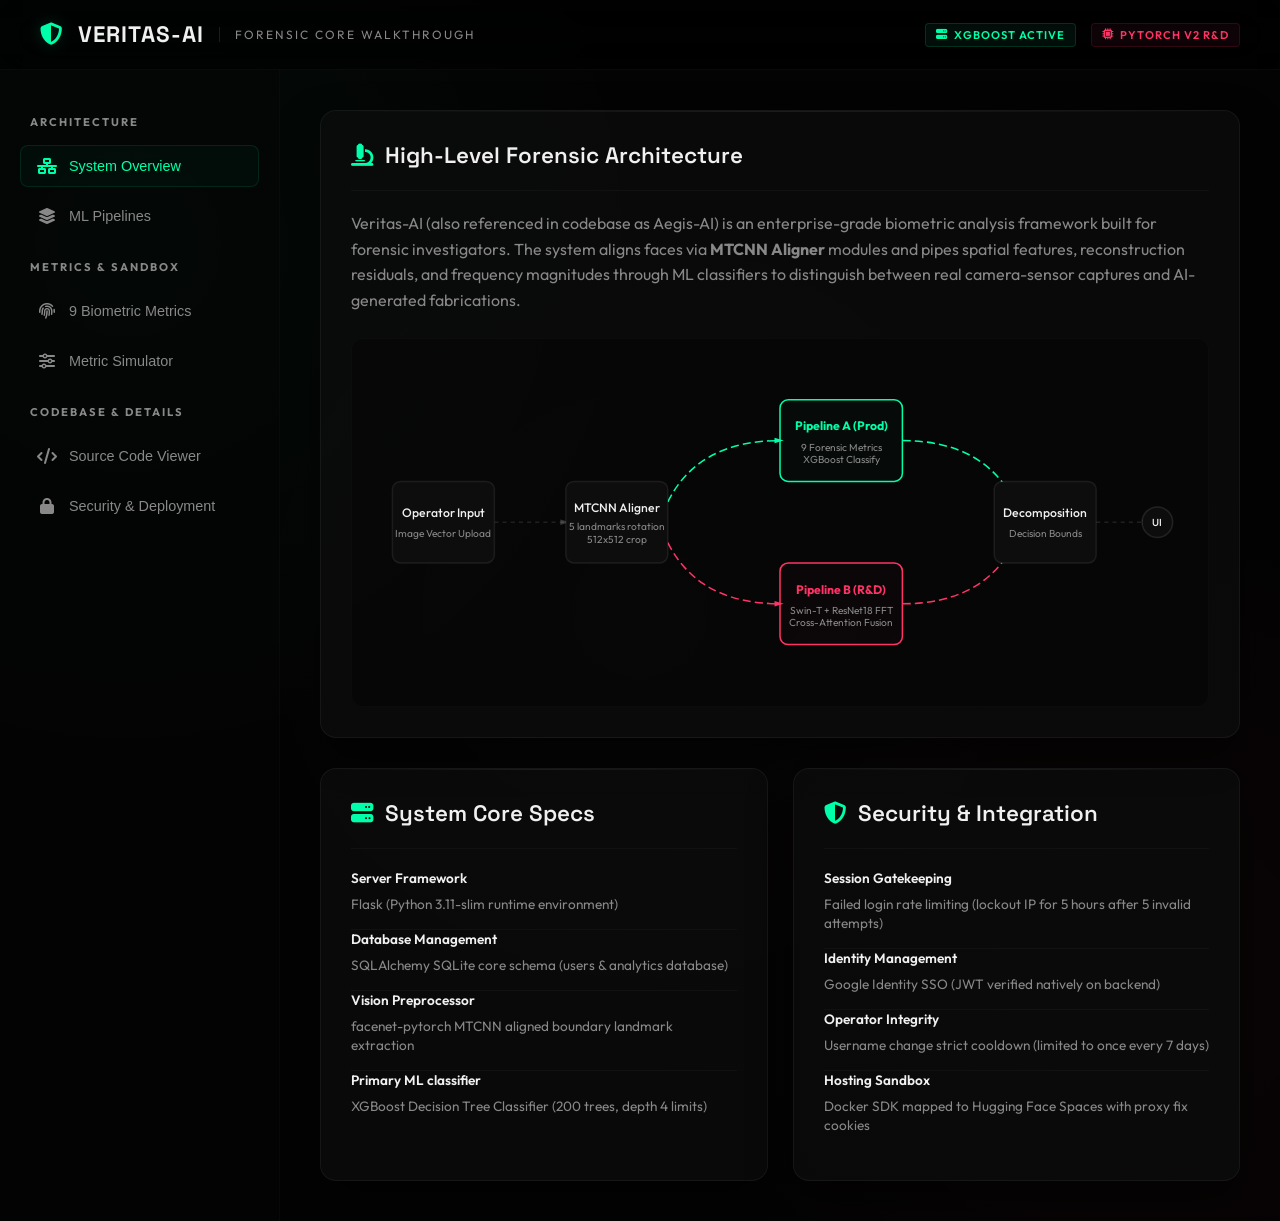
<file: Veritas_AI_Forensics_Review.html>
<!DOCTYPE html>
<html lang="en">
<head>
    <meta charset="UTF-8">
    <meta name="viewport" content="width=device-width, initial-scale=1.0">
    <title>Veritas-AI | Interactive Forensic Core Walkthrough</title>
    
    <!-- Professional Google Fonts -->
    <link href="https://fonts.googleapis.com/css2?family=Outfit:wght@300;400;500;600;700;800&family=Space+Grotesk:wght@400;500;600;700&family=JetBrains+Mono:wght@400;500;700&display=swap" rel="stylesheet">
    
    <!-- FontAwesome Icons -->
    <link rel="stylesheet" href="https://cdnjs.cloudflare.com/ajax/libs/font-awesome/6.4.0/css/all.min.css">
    
    <style>
        :root {
            --bg-dark: #030303;
            --bg-panel: #0a0a0a;
            --bg-glass: rgba(13, 13, 13, 0.75);
            --border-glow: rgba(255, 255, 255, 0.05);
            --border-active: #00ffaa;
            --text-main: #f0f0f0;
            --text-muted: #888888;
            --accent: #00ffaa;
            --accent-glow: rgba(0, 255, 170, 0.2);
            --danger: #ff3366;
            --danger-glow: rgba(255, 51, 102, 0.2);
            --warning: #ffcc00;
            --white-glow: rgba(255, 255, 255, 0.1);
        }

        * {
            box-sizing: border-box;
            margin: 0;
            padding: 0;
        }

        body {
            background-color: var(--bg-dark);
            color: var(--text-main);
            font-family: 'Outfit', sans-serif;
            background-image: 
                radial-gradient(circle at 10% 20%, rgba(0, 255, 170, 0.03), transparent 35%),
                radial-gradient(circle at 90% 80%, rgba(255, 51, 102, 0.03), transparent 35%),
                radial-gradient(circle at 50% 50%, rgba(255, 255, 255, 0.01), transparent 50%);
            min-height: 100vh;
            overflow-x: hidden;
            display: flex;
            flex-direction: column;
        }

        /* Top navigation header */
        header {
            display: flex;
            justify-content: space-between;
            align-items: center;
            padding: 20px 40px;
            border-bottom: 1px solid rgba(255, 255, 255, 0.03);
            background: rgba(0, 0, 0, 0.6);
            backdrop-filter: blur(25px);
            position: sticky;
            top: 0;
            z-index: 100;
        }

        .brand {
            display: flex;
            align-items: center;
            gap: 15px;
            font-family: 'Space Grotesk', sans-serif;
            font-size: 1.4rem;
            font-weight: 700;
            letter-spacing: 1px;
        }

        .brand i {
            color: var(--accent);
            text-shadow: 0 0 15px var(--accent-glow);
            animation: pulse-glow 3s infinite;
        }

        .brand-subtitle {
            font-size: 0.75rem;
            color: var(--text-muted);
            font-family: 'Outfit', sans-serif;
            font-weight: 400;
            text-transform: uppercase;
            letter-spacing: 2px;
            border-left: 1px solid rgba(255,255,255,0.1);
            padding-left: 15px;
        }

        .header-meta {
            display: flex;
            align-items: center;
            gap: 15px;
        }

        .meta-tag {
            background: rgba(0, 255, 170, 0.05);
            border: 1px solid rgba(0, 255, 170, 0.15);
            font-size: 0.7rem;
            padding: 4px 10px;
            border-radius: 4px;
            text-transform: uppercase;
            letter-spacing: 1px;
            color: var(--accent);
            font-weight: 600;
            display: flex;
            align-items: center;
            gap: 6px;
        }

        .meta-tag.red {
            background: rgba(255, 51, 102, 0.05);
            border: 1px solid rgba(255, 51, 102, 0.15);
            color: var(--danger);
        }

        /* Container Layout */
        .container {
            flex: 1;
            display: grid;
            grid-template-columns: 280px 1fr;
            max-width: 1600px;
            width: 100%;
            margin: 0 auto;
            min-height: calc(100vh - 81px);
        }

        /* Sidebar Navigation */
        aside {
            background: rgba(5, 5, 5, 0.5);
            border-right: 1px solid rgba(255, 255, 255, 0.02);
            padding: 30px 20px;
            display: flex;
            flex-direction: column;
            gap: 8px;
        }

        .nav-header {
            font-size: 0.7rem;
            text-transform: uppercase;
            letter-spacing: 2px;
            color: var(--text-muted);
            margin: 15px 0 8px 10px;
            font-weight: 700;
        }

        .nav-btn {
            display: flex;
            align-items: center;
            gap: 12px;
            padding: 12px 16px;
            border-radius: 8px;
            color: var(--text-muted);
            text-decoration: none;
            font-size: 0.9rem;
            font-weight: 500;
            transition: all 0.3s;
            border: 1px solid transparent;
            cursor: pointer;
            background: none;
            text-align: left;
            width: 100%;
        }

        .nav-btn:hover {
            color: #fff;
            background: rgba(255, 255, 255, 0.02);
            border-color: rgba(255, 255, 255, 0.04);
        }

        .nav-btn.active {
            color: var(--accent);
            background: rgba(0, 255, 170, 0.03);
            border-color: rgba(0, 255, 170, 0.1);
            text-shadow: 0 0 10px rgba(0, 255, 170, 0.1);
        }

        .nav-btn i {
            font-size: 1rem;
            width: 20px;
            text-align: center;
        }

        /* Main Content Viewport */
        main {
            padding: 40px;
            overflow-y: auto;
            display: flex;
            flex-direction: column;
            gap: 30px;
        }

        .section-view {
            display: none;
            animation: fadeIn 0.4s ease-out forwards;
        }

        .section-view.active {
            display: flex;
            flex-direction: column;
            gap: 30px;
        }

        /* Reusable Card Components */
        .glass-card {
            background: var(--bg-glass);
            border: 1px solid var(--border-glow);
            border-radius: 16px;
            padding: 30px;
            backdrop-filter: blur(20px);
            box-shadow: 0 20px 40px rgba(0, 0, 0, 0.5);
            position: relative;
            overflow: hidden;
            transition: border-color 0.3s, box-shadow 0.3s;
        }

        .glass-card::before {
            content: '';
            position: absolute;
            top: 0; left: 0; right: 0;
            height: 1px;
            background: linear-gradient(90deg, transparent, rgba(255, 255, 255, 0.08), transparent);
        }

        .glass-card:hover {
            border-color: rgba(255,255,255,0.08);
        }

        .card-header {
            display: flex;
            align-items: center;
            justify-content: space-between;
            border-bottom: 1px solid rgba(255, 255, 255, 0.03);
            padding-bottom: 20px;
            margin-bottom: 20px;
        }

        .card-title {
            font-family: 'Space Grotesk', sans-serif;
            font-size: 1.4rem;
            font-weight: 600;
            display: flex;
            align-items: center;
            gap: 12px;
        }

        .card-title i {
            color: var(--accent);
        }

        /* System Architecture SVG & Flow Diagram */
        .architecture-wrapper {
            width: 100%;
            display: flex;
            justify-content: center;
            background: rgba(0,0,0,0.3);
            border-radius: 12px;
            padding: 20px;
            border: 1px solid rgba(255,255,255,0.02);
        }

        .arch-svg {
            width: 100%;
            max-width: 960px;
            height: auto;
        }

        /* SVG styles */
        .arch-node {
            fill: #0d0d0d;
            stroke: rgba(255,255,255,0.08);
            stroke-width: 1.5;
            transition: all 0.3s;
        }
        .arch-node:hover {
            stroke: var(--accent);
            fill: #121212;
            filter: drop-shadow(0px 0px 8px rgba(0, 255, 170, 0.2));
        }
        .arch-node.active-pipe {
            stroke: var(--accent);
            fill: rgba(0, 255, 170, 0.02);
        }
        .arch-node.v2-pipe {
            stroke: var(--danger);
            fill: rgba(255, 51, 102, 0.02);
        }
        .arch-node.v2-pipe:hover {
            stroke: var(--danger);
            fill: #121212;
            filter: drop-shadow(0px 0px 8px rgba(255, 51, 102, 0.2));
        }
        .arch-text {
            fill: var(--text-main);
            font-family: 'Outfit', sans-serif;
            font-size: 12px;
            font-weight: 500;
            pointer-events: none;
        }
        .arch-subtext {
            fill: var(--text-muted);
            font-family: 'Outfit', sans-serif;
            font-size: 10px;
            pointer-events: none;
        }
        .arch-line {
            fill: none;
            stroke: rgba(255,255,255,0.1);
            stroke-width: 1.5;
            stroke-dasharray: 4,4;
            animation: dash 30s linear infinite;
        }
        .arch-line.active {
            stroke: var(--accent);
            stroke-dasharray: 8,4;
        }
        .arch-line.v2 {
            stroke: var(--danger);
            stroke-dasharray: 8,4;
        }

        @keyframes dash {
            to {
                stroke-dashoffset: -1000;
            }
        }

        /* Pipelines Grid comparison */
        .pipeline-grid {
            display: grid;
            grid-template-columns: repeat(3, 1fr);
            gap: 20px;
        }

        .pipeline-card {
            border: 1px solid rgba(255,255,255,0.03);
            border-radius: 12px;
            padding: 24px;
            background: rgba(255,255,255,0.01);
            display: flex;
            flex-direction: column;
            gap: 15px;
            transition: all 0.3s;
        }

        .pipeline-card.active-prod {
            border-color: rgba(0, 255, 170, 0.15);
            background: linear-gradient(180deg, rgba(0, 255, 170, 0.01), transparent);
        }

        .pipeline-card.active-v2 {
            border-color: rgba(255, 51, 102, 0.15);
            background: linear-gradient(180deg, rgba(255, 51, 102, 0.01), transparent);
        }

        .pipeline-badge {
            align-self: flex-start;
            font-size: 0.65rem;
            font-weight: 700;
            padding: 3px 8px;
            border-radius: 4px;
            text-transform: uppercase;
            letter-spacing: 0.5px;
        }

        .pipeline-badge.green {
            background: rgba(0, 255, 170, 0.1);
            color: var(--accent);
            border: 1px solid rgba(0, 255, 170, 0.2);
        }

        .pipeline-badge.red {
            background: rgba(255, 51, 102, 0.1);
            color: var(--danger);
            border: 1px solid rgba(255, 51, 102, 0.2);
        }

        .pipeline-badge.silver {
            background: rgba(255, 255, 255, 0.05);
            color: var(--text-muted);
            border: 1px solid rgba(255, 255, 255, 0.1);
        }

        .pipeline-title {
            font-family: 'Space Grotesk', sans-serif;
            font-size: 1.25rem;
            font-weight: 600;
        }

        .pipeline-list {
            list-style: none;
            display: flex;
            flex-direction: column;
            gap: 10px;
            font-size: 0.85rem;
        }

        .pipeline-list li {
            display: flex;
            gap: 10px;
            color: var(--text-muted);
        }

        .pipeline-list li i {
            color: var(--text-main);
            margin-top: 3px;
        }

        .pipeline-list li strong {
            color: var(--text-main);
        }

        /* Interactive Forensic Playground */
        .playground-layout {
            display: grid;
            grid-template-columns: 450px 1fr;
            gap: 30px;
        }

        .slider-grid {
            display: flex;
            flex-direction: column;
            gap: 20px;
        }

        .slider-card {
            background: rgba(255,255,255,0.01);
            border: 1px solid rgba(255,255,255,0.03);
            border-radius: 8px;
            padding: 15px;
            display: flex;
            flex-direction: column;
            gap: 8px;
        }

        .slider-meta {
            display: flex;
            justify-content: space-between;
            align-items: center;
        }

        .slider-label {
            font-size: 0.85rem;
            font-weight: 600;
            display: flex;
            align-items: center;
            gap: 8px;
        }

        .slider-value {
            font-family: monospace;
            font-size: 0.85rem;
            color: var(--accent);
            font-weight: 700;
        }

        .slider-control {
            width: 100%;
            height: 4px;
            background: rgba(255,255,255,0.05);
            outline: none;
            border-radius: 2px;
            -webkit-appearance: none;
            appearance: none;
        }

        .slider-control::-webkit-slider-thumb {
            -webkit-appearance: none;
            appearance: none;
            width: 16px;
            height: 16px;
            border-radius: 50%;
            background: var(--accent);
            cursor: pointer;
            box-shadow: 0 0 10px var(--accent-glow);
            transition: transform 0.1s;
        }

        .slider-control::-webkit-slider-thumb:hover {
            transform: scale(1.2);
        }

        /* Dynamic result screen in sandbox */
        .sandbox-display {
            background: rgba(0, 0, 0, 0.4);
            border: 1px solid rgba(255,255,255,0.03);
            border-radius: 12px;
            padding: 40px;
            display: flex;
            flex-direction: column;
            align-items: center;
            justify-content: center;
            gap: 30px;
            position: sticky;
            top: 100px;
        }

        .ring-container {
            position: relative;
            width: 200px;
            height: 200px;
        }

        .ring-svg {
            transform: rotate(-90deg);
            width: 100%;
            height: 100%;
        }

        .ring-track {
            fill: none;
            stroke: rgba(255, 255, 255, 0.02);
            stroke-width: 12;
        }

        .ring-fill {
            fill: none;
            stroke: var(--accent);
            stroke-width: 12;
            stroke-linecap: round;
            stroke-dasharray: 565;
            stroke-dashoffset: 565;
            transition: stroke-dashoffset 0.5s ease-out, stroke 0.5s;
        }

        .ring-center {
            position: absolute;
            top: 0; left: 0; width: 100%; height: 100%;
            display: flex;
            flex-direction: column;
            align-items: center;
            justify-content: center;
            font-family: 'Space Grotesk', sans-serif;
        }

        .ring-percent {
            font-size: 2.8rem;
            font-weight: 800;
        }

        .ring-percent span {
            font-size: 1.2rem;
            font-weight: 500;
            color: var(--text-muted);
        }

        .ring-label {
            font-size: 0.7rem;
            text-transform: uppercase;
            letter-spacing: 2px;
            color: var(--text-muted);
            margin-top: -5px;
        }

        .verdict-badge {
            padding: 8px 24px;
            border-radius: 30px;
            font-family: 'Space Grotesk', sans-serif;
            font-weight: 700;
            font-size: 1.1rem;
            letter-spacing: 1px;
            text-transform: uppercase;
            box-shadow: 0 10px 20px rgba(0,0,0,0.3);
            transition: all 0.3s;
        }

        .verdict-badge.real {
            background: rgba(0, 255, 170, 0.1);
            color: var(--accent);
            border: 1px solid rgba(0, 255, 170, 0.2);
            box-shadow: 0 0 20px rgba(0, 255, 170, 0.05);
        }

        .verdict-badge.fake {
            background: rgba(255, 51, 102, 0.1);
            color: var(--danger);
            border: 1px solid rgba(255, 51, 102, 0.2);
            box-shadow: 0 0 20px rgba(255, 51, 102, 0.05);
        }

        /* Code Viewer Section */
        .code-container {
            display: grid;
            grid-template-columns: 320px 1fr;
            gap: 25px;
            background: rgba(0,0,0,0.3);
            border-radius: 12px;
            border: 1px solid rgba(255,255,255,0.02);
            overflow: hidden;
            height: 600px;
        }

        .code-list {
            border-right: 1px solid rgba(255,255,255,0.03);
            padding: 20px;
            overflow-y: auto;
            display: flex;
            flex-direction: column;
            gap: 6px;
            background: rgba(3, 3, 3, 0.2);
        }

        .code-file-btn {
            display: flex;
            align-items: center;
            justify-content: space-between;
            padding: 10px 12px;
            border-radius: 6px;
            color: var(--text-muted);
            text-decoration: none;
            font-size: 0.85rem;
            cursor: pointer;
            transition: all 0.2s;
            border: 1px solid transparent;
            background: none;
            text-align: left;
        }

        .code-file-btn:hover {
            color: #fff;
            background: rgba(255,255,255,0.01);
        }

        .code-file-btn.active {
            color: var(--accent);
            background: rgba(0, 255, 170, 0.02);
            border-color: rgba(0, 255, 170, 0.08);
        }

        .code-view {
            padding: 20px;
            overflow: auto;
            background: #050505;
            font-family: 'JetBrains Mono', monospace;
            font-size: 0.85rem;
            line-height: 1.5;
            color: #d4d4d4;
            white-space: pre;
        }

        /* Metadata & Documentation grids */
        .doc-grid {
            display: grid;
            grid-template-columns: 1fr 1fr;
            gap: 25px;
        }

        .doc-item {
            display: flex;
            flex-direction: column;
            gap: 8px;
            border-bottom: 1px solid rgba(255,255,255,0.03);
            padding-bottom: 15px;
        }

        .doc-item:last-child {
            border-bottom: none;
        }

        .doc-label {
            font-size: 0.85rem;
            font-weight: 600;
            color: var(--text-main);
        }

        .doc-val {
            font-size: 0.85rem;
            color: var(--text-muted);
            line-height: 1.4;
        }

        /* Math and implementation metrics info cards */
        .metrics-catalog {
            display: grid;
            grid-template-columns: repeat(3, 1fr);
            gap: 20px;
        }

        .catalog-card {
            background: rgba(255,255,255,0.01);
            border: 1px solid rgba(255,255,255,0.03);
            border-radius: 12px;
            padding: 20px;
            display: flex;
            flex-direction: column;
            gap: 12px;
            cursor: pointer;
            transition: all 0.3s;
        }

        .catalog-card:hover {
            transform: translateY(-2px);
            border-color: rgba(255,255,255,0.08);
            background: rgba(255,255,255,0.02);
        }

        .catalog-icon {
            font-size: 1.5rem;
            color: var(--accent);
        }

        .catalog-name {
            font-family: 'Space Grotesk', sans-serif;
            font-weight: 600;
            font-size: 1.05rem;
        }

        .catalog-desc {
            font-size: 0.8rem;
            color: var(--text-muted);
            line-height: 1.4;
            flex: 1;
        }

        /* Key Metrics modal details */
        .detail-modal {
            display: none;
            position: fixed;
            top: 0; left: 0; right: 0; bottom: 0;
            background: rgba(0,0,0,0.85);
            backdrop-filter: blur(15px);
            z-index: 200;
            align-items: center;
            justify-content: center;
            padding: 20px;
        }

        .detail-content {
            background: var(--bg-panel);
            border: 1px solid rgba(255, 255, 255, 0.05);
            max-width: 700px;
            width: 100%;
            border-radius: 16px;
            padding: 35px;
            box-shadow: 0 30px 60px rgba(0,0,0,0.8);
            display: flex;
            flex-direction: column;
            gap: 20px;
            position: relative;
            animation: modalSlide 0.3s cubic-bezier(0.1, 0.8, 0.2, 1);
        }

        .btn-modal-close {
            position: absolute;
            top: 25px; right: 25px;
            background: none;
            border: none;
            color: var(--text-muted);
            font-size: 1.5rem;
            cursor: pointer;
            transition: color 0.2s;
        }

        .btn-modal-close:hover {
            color: #fff;
        }

        .modal-formula {
            background: rgba(255, 255, 255, 0.02);
            border: 1px solid rgba(255, 255, 255, 0.04);
            border-radius: 8px;
            padding: 15px;
            font-family: 'JetBrains Mono', monospace;
            font-size: 0.85rem;
            color: var(--accent);
            text-align: center;
        }

        /* CSS code highlights styling */
        .keyword { color: #569cd6; }
        .function { color: #dcdcaa; }
        .string { color: #ce9178; }
        .comment { color: #6a9955; }
        .number { color: #b5cea8; }

        /* Animations */
        @keyframes fadeIn {
            from { opacity: 0; transform: translateY(10px); }
            to { opacity: 1; transform: translateY(0); }
        }

        @keyframes modalSlide {
            from { opacity: 0; transform: translateY(30px) scale(0.98); }
            to { opacity: 1; transform: translateY(0) scale(1); }
        }

        @keyframes pulse-glow {
            0% { text-shadow: 0 0 10px rgba(0, 255, 170, 0.2); }
            50% { text-shadow: 0 0 20px rgba(0, 255, 170, 0.5); }
            100% { text-shadow: 0 0 10px rgba(0, 255, 170, 0.2); }
        }

        /* Responsive Layouts */
        @media (max-width: 1100px) {
            .container {
                grid-template-columns: 1fr;
            }
            aside {
                flex-direction: row;
                overflow-x: auto;
                padding: 15px;
                border-right: none;
                border-bottom: 1px solid rgba(255,255,255,0.02);
            }
            .nav-header {
                display: none;
            }
            .nav-btn {
                white-space: nowrap;
                padding: 10px 15px;
            }
            .playground-layout {
                grid-template-columns: 1fr;
            }
            .pipeline-grid {
                grid-template-columns: 1fr;
            }
            .metrics-catalog {
                grid-template-columns: 1fr;
            }
            .code-container {
                grid-template-columns: 1fr;
                height: auto;
            }
            .code-list {
                border-right: none;
                border-bottom: 1px solid rgba(255,255,255,0.03);
                flex-direction: row;
                overflow-x: auto;
            }
            .code-file-btn {
                white-space: nowrap;
            }
            .code-view {
                max-height: 400px;
            }
        }
    </style>
</head>
<body>

    <header>
        <div class="brand">
            <i class="fa-solid fa-shield-halved"></i>
            VERITAS-AI
            <span class="brand-subtitle">Forensic Core Walkthrough</span>
        </div>
        <div class="header-meta">
            <span class="meta-tag"><i class="fa-solid fa-server"></i> XGBoost Active</span>
            <span class="meta-tag red"><i class="fa-solid fa-microchip"></i> PyTorch V2 R&D</span>
        </div>
    </header>

    <div class="container">
        <!-- Sidebar Navigation Menu -->
        <aside>
            <div class="nav-header">Architecture</div>
            <button class="nav-btn active" onclick="switchTab('system-overview')">
                <i class="fa-solid fa-network-wired"></i> System Overview
            </button>
            <button class="nav-btn" onclick="switchTab('pipelines')">
                <i class="fa-solid fa-layer-group"></i> ML Pipelines
            </button>
            
            <div class="nav-header">Metrics & Sandbox</div>
            <button class="nav-btn" onclick="switchTab('forensic-metrics')">
                <i class="fa-solid fa-fingerprint"></i> 9 Biometric Metrics
            </button>
            <button class="nav-btn" onclick="switchTab('sandbox')">
                <i class="fa-solid fa-sliders"></i> Metric Simulator
            </button>
            
            <div class="nav-header">Codebase & Details</div>
            <button class="nav-btn" onclick="switchTab('code-viewer')">
                <i class="fa-solid fa-code"></i> Source Code Viewer
            </button>
            <button class="nav-btn" onclick="switchTab('security-deployment')">
                <i class="fa-solid fa-lock"></i> Security & Deployment
            </button>
        </aside>

        <!-- Main Content Area -->
        <main>
            
            <!-- SECTION 1: System Overview -->
            <section id="system-overview" class="section-view active">
                <div class="glass-card">
                    <div class="card-header">
                        <div class="card-title">
                            <i class="fa-solid fa-microscope"></i> High-Level Forensic Architecture
                        </div>
                    </div>
                    <p style="color: var(--text-muted); line-height: 1.6; margin-bottom: 25px;">
                        Veritas-AI (also referenced in codebase as Aegis-AI) is an enterprise-grade biometric analysis framework built for forensic investigators. The system aligns faces via <strong>MTCNN Aligner</strong> modules and pipes spatial features, reconstruction residuals, and frequency magnitudes through ML classifiers to distinguish between real camera-sensor captures and AI-generated fabrications.
                    </p>
                    
                    <div class="architecture-wrapper">
                        <!-- Custom Interactive SVG Flow Diagram -->
                        <svg class="arch-svg" viewBox="0 0 800 320" xmlns="http://www.w3.org/2000/svg">
                            <defs>
                                <marker id="arrow" viewBox="0 0 10 10" refX="6" refY="5" markerWidth="6" markerHeight="6" orient="auto-start-reverse">
                                    <path d="M 0 2 L 10 5 L 0 8 z" fill="rgba(255,255,255,0.2)" />
                                </marker>
                                <marker id="arrow-green" viewBox="0 0 10 10" refX="6" refY="5" markerWidth="6" markerHeight="6" orient="auto-start-reverse">
                                    <path d="M 0 2 L 10 5 L 0 8 z" fill="#00ffaa" />
                                </marker>
                                <marker id="arrow-red" viewBox="0 0 10 10" refX="6" refY="5" markerWidth="6" markerHeight="6" orient="auto-start-reverse">
                                    <path d="M 0 2 L 10 5 L 0 8 z" fill="#ff3366" />
                                </marker>
                            </defs>
                            
                            <!-- Lines & Paths -->
                            <path class="arch-line" d="M 120 160 L 190 160" marker-end="url(#arrow)" />
                            
                            <!-- Aligner to Pipeline A -->
                            <path class="arch-line active" d="M 290 140 Q 320 80 400 80" marker-end="url(#arrow-green)" />
                            <!-- Aligner to Pipeline B -->
                            <path class="arch-line v2" d="M 290 180 Q 320 240 400 240" marker-end="url(#arrow-red)" />
                            
                            <!-- Pipeline A to Decision -->
                            <path class="arch-line active" d="M 520 80 Q 600 80 630 140" marker-end="url(#arrow-green)" />
                            <!-- Pipeline B to Decision -->
                            <path class="arch-line v2" d="M 520 240 Q 600 240 630 180" marker-end="url(#arrow-red)" />
                            
                            <!-- Decision to Output -->
                            <path class="arch-line" d="M 710 160 L 760 160" marker-end="url(#arrow)" />
                            
                            <!-- Nodes -->
                            <!-- User Upload -->
                            <rect class="arch-node" x="20" y="120" width="100" height="80" rx="8" />
                            <text class="arch-text" x="70" y="155" text-anchor="middle">Operator Input</text>
                            <text class="arch-subtext" x="70" y="175" text-anchor="middle">Image Vector Upload</text>
                            
                            <!-- MTCNN Aligner -->
                            <rect class="arch-node" x="190" y="120" width="100" height="80" rx="8" />
                            <text class="arch-text" x="240" y="150" text-anchor="middle">MTCNN Aligner</text>
                            <text class="arch-subtext" x="240" y="168" text-anchor="middle">5 landmarks rotation</text>
                            <text class="arch-subtext" x="240" y="180" text-anchor="middle">512x512 crop</text>
                            
                            <!-- Pipeline A: XGBoost Production -->
                            <rect class="arch-node active-pipe" x="400" y="40" width="120" height="80" rx="8" />
                            <text class="arch-text" x="460" y="70" text-anchor="middle" style="fill:#00ffaa; font-weight:700;">Pipeline A (Prod)</text>
                            <text class="arch-subtext" x="460" y="90" text-anchor="middle">9 Forensic Metrics</text>
                            <text class="arch-subtext" x="460" y="102" text-anchor="middle">XGBoost Classify</text>
                            
                            <!-- Pipeline B: R&D PyTorch Cross Attention -->
                            <rect class="arch-node v2-pipe" x="400" y="200" width="120" height="80" rx="8" />
                            <text class="arch-text" x="460" y="230" text-anchor="middle" style="fill:#ff3366; font-weight:700;">Pipeline B (R&D)</text>
                            <text class="arch-subtext" x="460" y="250" text-anchor="middle">Swin-T + ResNet18 FFT</text>
                            <text class="arch-subtext" x="460" y="262" text-anchor="middle">Cross-Attention Fusion</text>
                            
                            <!-- Decision fusion head -->
                            <rect class="arch-node" x="610" y="120" width="100" height="80" rx="8" />
                            <text class="arch-text" x="660" y="155" text-anchor="middle">Decomposition</text>
                            <text class="arch-subtext" x="660" y="175" text-anchor="middle">Decision Bounds</text>
                            
                            <!-- Final Output -->
                            <circle cx="770" cy="160" r="15" fill="#0d0d0d" stroke="rgba(255,255,255,0.1)" stroke-width="1.5" />
                            <text class="arch-text" x="770" y="164" text-anchor="middle" style="font-size:10px;">UI</text>
                        </svg>
                    </div>
                </div>

                <!-- Technology Specs Grid -->
                <div class="doc-grid">
                    <div class="glass-card">
                        <div class="card-header">
                            <div class="card-title"><i class="fa-solid fa-server"></i> System Core Specs</div>
                        </div>
                        <div class="doc-item">
                            <div class="doc-label">Server Framework</div>
                            <div class="doc-val">Flask (Python 3.11-slim runtime environment)</div>
                        </div>
                        <div class="doc-item">
                            <div class="doc-label">Database Management</div>
                            <div class="doc-val">SQLAlchemy SQLite core schema (users & analytics database)</div>
                        </div>
                        <div class="doc-item">
                            <div class="doc-label">Vision Preprocessor</div>
                            <div class="doc-val">facenet-pytorch MTCNN aligned boundary landmark extraction</div>
                        </div>
                        <div class="doc-item">
                            <div class="doc-label">Primary ML classifier</div>
                            <div class="doc-val">XGBoost Decision Tree Classifier (200 trees, depth 4 limits)</div>
                        </div>
                    </div>
                    <div class="glass-card">
                        <div class="card-header">
                            <div class="card-title"><i class="fa-solid fa-shield-halved"></i> Security & Integration</div>
                        </div>
                        <div class="doc-item">
                            <div class="doc-label">Session Gatekeeping</div>
                            <div class="doc-val">Failed login rate limiting (lockout IP for 5 hours after 5 invalid attempts)</div>
                        </div>
                        <div class="doc-item">
                            <div class="doc-label">Identity Management</div>
                            <div class="doc-val">Google Identity SSO (JWT verified natively on backend)</div>
                        </div>
                        <div class="doc-item">
                            <div class="doc-label">Operator Integrity</div>
                            <div class="doc-val">Username change strict cooldown (limited to once every 7 days)</div>
                        </div>
                        <div class="doc-item">
                            <div class="doc-label">Hosting Sandbox</div>
                            <div class="doc-val">Docker SDK mapped to Hugging Face Spaces with proxy fix cookies</div>
                        </div>
                    </div>
                </div>
            </section>
            
            <!-- SECTION 2: Pipelines comparative breakdown -->
            <section id="pipelines" class="section-view">
                <div class="glass-card">
                    <div class="card-header">
                        <div class="card-title"><i class="fa-solid fa-sliders"></i> Pipeline Architectures Comparison</div>
                    </div>
                    <p style="color: var(--text-muted); line-height: 1.6; margin-bottom: 25px;">
                        The Veritas-AI system separates logic into three distinct pipelines to handle production inference speed constraints, legacy weighting checks, and deep learning research models:
                    </p>
                    
                    <div class="pipeline-grid">
                        
                        <!-- Pipeline A -->
                        <div class="pipeline-card active-prod">
                            <span class="pipeline-badge green">Active Production</span>
                            <div class="pipeline-title">Pipeline A: XGBoost</div>
                            <ul class="pipeline-list">
                                <li>
                                    <i class="fa-solid fa-check"></i>
                                    <div><strong>Philosophy:</strong> Optimized real-time inference without running heavy neural networks on every request.</div>
                                </li>
                                <li>
                                    <i class="fa-solid fa-check"></i>
                                    <div><strong>Model Structure:</strong> 9 Scalar biometric metrics are derived from the crop and classification is handled by gradient-boosted decision trees.</div>
                                </li>
                                <li>
                                    <i class="fa-solid fa-check"></i>
                                    <div><strong>Model Files:</strong> <code>fusion_engine_best.json</code> (Trees) and <code>scaler.json</code> (Standardizer).</div>
                                </li>
                                <li>
                                    <i class="fa-solid fa-check"></i>
                                    <div><strong>Latency:</strong> Fast (&lt; 150ms post face detection).</div>
                                </li>
                            </ul>
                        </div>
                        
                        <!-- Pipeline B -->
                        <div class="pipeline-card active-v2">
                            <span class="pipeline-badge red">R&D Deep Neural</span>
                            <div class="pipeline-title">Pipeline B: V2 Multi-Modal</div>
                            <ul class="pipeline-list">
                                <li>
                                    <i class="fa-solid fa-check"></i>
                                    <div><strong>Philosophy:</strong> Heavy neural transformer model mapping multiple domains.</div>
                                </li>
                                <li>
                                    <i class="fa-solid fa-check"></i>
                                    <div><strong>Structural Pillars:</strong> Spatial (Swin-T), Frequency (ResNet-18 FFT), Latent (Auto-encoder reconstruction error mapping), and Statistical (LBP multi-layer perceptron).</div>
                                </li>
                                <li>
                                    <i class="fa-solid fa-check"></i>
                                    <div><strong>Fusion strategy:</strong> 8-Head Multi-Head Cross-Attention using Spatial features as Query.</div>
                                </li>
                                <li>
                                    <i class="fa-solid fa-check"></i>
                                    <div><strong>Loss Formulation:</strong> Compound Binary Cross Entropy + Supervised Contrastive Loss.</div>
                                </li>
                            </ul>
                        </div>
                        
                        <!-- Pipeline C -->
                        <div class="pipeline-card">
                            <span class="pipeline-badge silver">Legacy Ensemble</span>
                            <div class="pipeline-title">Pipeline C: Heuristic Weight</div>
                            <ul class="pipeline-list">
                                <li>
                                    <i class="fa-solid fa-check"></i>
                                    <div><strong>Philosophy:</strong> Traditional weighted combination of models.</div>
                                </li>
                                <li>
                                    <i class="fa-solid fa-check"></i>
                                    <div><strong>Combination method:</strong> Weighted aggregation across static classifiers: EfficientNet-B3, external APIs, and manual FFT features.</div>
                                </li>
                                <li>
                                    <i class="fa-solid fa-check"></i>
                                    <div><strong>Static weights:</strong> 40% External API, 40% custom classifier model, 10% FFT energy, 10% structural entropy.</div>
                                </li>
                                <li>
                                    <i class="fa-solid fa-check"></i>
                                    <div><strong>Status:</strong> Deprecated in favor of Pipeline A.</div>
                                </li>
                            </ul>
                        </div>
                    </div>
                </div>
            </section>

            <!-- SECTION 3: 9 Forensic Metrics Catalog -->
            <section id="forensic-metrics" class="section-view">
                <div class="glass-card">
                    <div class="card-header">
                        <div class="card-title"><i class="fa-solid fa-fingerprint"></i> Biometric forensic indicators (Production Core)</div>
                    </div>
                    <p style="color: var(--text-muted); line-height: 1.6; margin-bottom: 25px;">
                        Pipeline A calculates 9 numeric scores to evaluate different pixel and metadata boundaries. Click on any metric card to review its extraction pipeline logic, mathematical formula, and target synthetic artifacts:
                    </p>
                    
                    <div class="metrics-catalog">
                        <div class="catalog-card" onclick="openDetail('spatial')">
                            <div class="catalog-icon"><i class="fa-solid fa-border-all"></i></div>
                            <div class="catalog-name">1. Spatial Edge Score</div>
                            <div class="catalog-desc">Detects high-frequency anomalies and alignment crop boundary defects.</div>
                        </div>
                        <div class="catalog-card" onclick="openDetail('freq')">
                            <div class="catalog-icon"><i class="fa-solid fa-wave-square"></i></div>
                            <div class="catalog-name">2. FFT Spectrum Energy</div>
                            <div class="catalog-desc">Identifies high-frequency checkerboard grid anomalies typical of GAN generators.</div>
                        </div>
                        <div class="catalog-card" onclick="openDetail('latent')">
                            <div class="catalog-icon"><i class="fa-solid fa-bullseye"></i></div>
                            <div class="catalog-name">3. VAE Latent Residual</div>
                            <div class="catalog-desc">Measures Stable Diffusion manifold reconstruction discrepancies.</div>
                        </div>
                        <div class="catalog-card" onclick="openDetail('stat')">
                            <div class="catalog-icon"><i class="fa-solid fa-dna"></i></div>
                            <div class="catalog-name">4. LBP Texture Metric</div>
                            <div class="catalog-desc">Computes microscopic skin smoothing and micro-realistic anomalies.</div>
                        </div>
                        <div class="catalog-card" onclick="openDetail('entropy')">
                            <div class="catalog-icon"><i class="fa-solid fa-chart-area"></i></div>
                            <div class="catalog-name">5. Shannon Entropy</div>
                            <div class="catalog-desc">Identifies flattened information distributions indicative of AI rendering.</div>
                        </div>
                        <div class="catalog-card" onclick="openDetail('edges')">
                            <div class="catalog-icon"><i class="fa-solid fa-hashtag"></i></div>
                            <div class="catalog-name">6. Canny Edge Density</div>
                            <div class="catalog-desc">Tracks artificial contrast halos and unnatural blending boundaries.</div>
                        </div>
                        <div class="catalog-card" onclick="openDetail('laplacian')">
                            <div class="catalog-icon"><i class="fa-solid fa-image"></i></div>
                            <div class="catalog-name">7. Laplacian Focus Var</div>
                            <div class="catalog-desc">Exposes camera-sensor focus anomalies and unnatural blurring.</div>
                        </div>
                        <div class="catalog-card" onclick="openDetail('kurtosis')">
                            <div class="catalog-icon"><i class="fa-solid fa-palette"></i></div>
                            <div class="catalog-name">8. Color Kurtosis</div>
                            <div class="catalog-desc">Measures unnatural channels shifts and inorganic color distribution patterns.</div>
                        </div>
                        <div class="catalog-card" onclick="openDetail('jpeg')">
                            <div class="catalog-icon"><i class="fa-solid fa-compress"></i></div>
                            <div class="catalog-name">9. JPEG DCT Variance</div>
                            <div class="catalog-desc">Identifies double-compression anomalies from splicing and image manipulation.</div>
                        </div>
                    </div>
                </div>
            </section>

            <!-- SECTION 4: Interactive Metrics Simulator Playground -->
            <section id="sandbox" class="section-view">
                <div class="glass-card">
                    <div class="card-header">
                        <div class="card-title"><i class="fa-solid fa-sliders"></i> Metric Simulation Sandbox</div>
                    </div>
                    <p style="color: var(--text-muted); line-height: 1.6; margin-bottom: 25px;">
                        Adjust the sliders below to simulate metric outputs. The script runs a normalized logistic regression proxy representing the XGBoost decision boundary to update confidence percentages and verdict outputs:
                    </p>
                    
                    <div class="playground-layout">
                        <!-- Sliders column -->
                        <div class="slider-grid">
                            
                            <div class="slider-card">
                                <div class="slider-meta">
                                    <span class="slider-label"><i class="fa-solid fa-border-all"></i> Spatial Edge Crop</span>
                                    <span class="slider-value" id="val-spatial">0.50</span>
                                </div>
                                <input type="range" class="slider-control" id="control-spatial" min="0.1" max="2.0" step="0.05" value="0.5" oninput="updateSimulation()">
                            </div>

                            <div class="slider-card">
                                <div class="slider-meta">
                                    <span class="slider-label"><i class="fa-solid fa-wave-square"></i> FFT Spectrum Energy</span>
                                    <span class="slider-value" id="val-freq">1.2B</span>
                                </div>
                                <input type="range" class="slider-control" id="control-freq" min="100000000" max="5000000000" step="50000000" value="1200000000" oninput="updateSimulation()">
                            </div>

                            <div class="slider-card">
                                <div class="slider-meta">
                                    <span class="slider-label"><i class="fa-solid fa-bullseye"></i> VAE Latent Residual</span>
                                    <span class="slider-value" id="val-latent">0.45</span>
                                </div>
                                <input type="range" class="slider-control" id="control-latent" min="0.05" max="1.5" step="0.02" value="0.45" oninput="updateSimulation()">
                            </div>

                            <div class="slider-card">
                                <div class="slider-meta">
                                    <span class="slider-label"><i class="fa-solid fa-dna"></i> LBP Texture Metric</span>
                                    <span class="slider-value" id="val-stat">0.12</span>
                                </div>
                                <input type="range" class="slider-control" id="control-stat" min="0.01" max="0.25" step="0.005" value="0.12" oninput="updateSimulation()">
                            </div>

                            <div class="slider-card">
                                <div class="slider-meta">
                                    <span class="slider-label"><i class="fa-solid fa-chart-area"></i> Shannon Entropy</span>
                                    <span class="slider-value" id="val-entropy">7.20</span>
                                </div>
                                <input type="range" class="slider-control" id="control-entropy" min="4.0" max="8.0" step="0.05" value="7.2" oninput="updateSimulation()">
                            </div>

                            <div class="slider-card">
                                <div class="slider-meta">
                                    <span class="slider-label"><i class="fa-solid fa-hashtag"></i> Canny Edge Density</span>
                                    <span class="slider-value" id="val-edges">0.18</span>
                                </div>
                                <input type="range" class="slider-control" id="control-edges" min="0.02" max="0.5" step="0.01" value="0.18" oninput="updateSimulation()">
                            </div>

                            <div class="slider-card">
                                <div class="slider-meta">
                                    <span class="slider-label"><i class="fa-solid fa-image"></i> Laplacian Focus Var</span>
                                    <span class="slider-value" id="val-laplacian">8200</span>
                                </div>
                                <input type="range" class="slider-control" id="control-laplacian" min="200" max="20000" step="200" value="8200" oninput="updateSimulation()">
                            </div>

                            <div class="slider-card">
                                <div class="slider-meta">
                                    <span class="slider-label"><i class="fa-solid fa-palette"></i> Color Kurtosis</span>
                                    <span class="slider-value" id="val-kurtosis">0.85</span>
                                </div>
                                <input type="range" class="slider-control" id="control-kurtosis" min="0.05" max="3.0" step="0.05" value="0.85" oninput="updateSimulation()">
                            </div>

                            <div class="slider-card">
                                <div class="slider-meta">
                                    <span class="slider-label"><i class="fa-solid fa-compress"></i> JPEG DCT Variance</span>
                                    <span class="slider-value" id="val-jpeg">1250</span>
                                </div>
                                <input type="range" class="slider-control" id="control-jpeg" min="100" max="4000" step="50" value="1250" oninput="updateSimulation()">
                            </div>
                        </div>

                        <!-- Interactive gauge display column -->
                        <div>
                            <div class="sandbox-display">
                                <div class="ring-container">
                                    <svg class="ring-svg">
                                        <circle class="ring-track" cx="100" cy="100" r="90" />
                                        <circle class="ring-fill" id="sandbox-fill" cx="100" cy="100" r="90" />
                                    </svg>
                                    <div class="ring-center">
                                        <div class="ring-percent" id="sim-percent">50<span>%</span></div>
                                        <div class="ring-label">AI Confidence</div>
                                    </div>
                                </div>

                                <div class="verdict-badge real" id="sim-verdict-badge">Verdict: Organic Core</div>
                                
                                <div style="width: 100%; border-top: 1px solid rgba(255,255,255,0.03); padding-top: 20px;">
                                    <h4 style="font-family: 'Space Grotesk', sans-serif; font-size: 0.95rem; margin-bottom: 8px;">Telemetry Explanation</h4>
                                    <p id="sim-explanation" style="font-size: 0.8rem; color: var(--text-muted); line-height: 1.5; text-align: center;">
                                        All features fall within normal camera-sensor boundaries. The sample behaves as an organic capture.
                                    </p>
                                </div>
                            </div>
                        </div>
                    </div>
                </div>
            </section>

            <!-- SECTION 5: Codebase source viewer -->
            <section id="code-viewer" class="section-view">
                <div class="glass-card">
                    <div class="card-header">
                        <div class="card-title"><i class="fa-solid fa-code"></i> Source Code Library</div>
                    </div>
                    <p style="color: var(--text-muted); line-height: 1.6; margin-bottom: 25px;">
                        Navigate through the critical system components to review raw class declarations, model layers, and configuration properties:
                    </p>
                    
                    <div class="code-container">
                        <div class="code-list">
                            <button class="code-file-btn active" onclick="loadCode('app')">app.py (Main Routing)</button>
                            <button class="code-file-btn" onclick="loadCode('v2')">v2_architecture.py (R&D Model)</button>
                            <button class="code-file-btn" onclick="loadCode('alignment')">alignment.py (MTCNN Aligner)</button>
                            <button class="code-file-btn" onclick="loadCode('latent')">diffusion_latent.py (VAE Loop)</button>
                            <button class="code-file-btn" onclick="loadCode('stat')">statistical_extraction.py (LBP Core)</button>
                            <button class="code-file-btn" onclick="loadCode('docker')">Dockerfile (HF Deploy)</button>
                        </div>
                        <div class="code-view" id="code-display">Select a file from the sidebar list.</div>
                    </div>
                </div>
            </section>

            <!-- SECTION 6: Security & Deployment specs -->
            <section id="security-deployment" class="section-view">
                <div class="glass-card">
                    <div class="card-header">
                        <div class="card-title"><i class="fa-solid fa-lock"></i> Security & Deployment Configuration</div>
                    </div>
                    
                    <div class="doc-grid">
                        <div>
                            <h3 style="font-family: 'Space Grotesk', sans-serif; font-size: 1.15rem; margin-bottom: 15px; display: flex; align-items: center; gap: 8px;">
                                <i class="fa-solid fa-shield-halved" style="color: var(--accent);"></i> Gateway Security Framework
                            </h3>
                            <ul class="pipeline-list" style="font-size: 0.9rem;">
                                <li>
                                    <i class="fa-solid fa-circle-check" style="color: var(--accent);"></i>
                                    <div><strong>Login Lockout Gate:</strong> Limits failed authentication entries. Tracks IPs in-memory; 5 bad attempts will lock out the IP address for 5 hours.</div>
                                </li>
                                <li>
                                    <i class="fa-solid fa-circle-check" style="color: var(--accent);"></i>
                                    <div><strong>SSO Verification:</strong> Google JWT integration checks tokens natively on backend through the <code>google.oauth2.id_token.verify_oauth2_token</code> workflow.</div>
                                </li>
                                <li>
                                    <i class="fa-solid fa-circle-check" style="color: var(--accent);"></i>
                                    <div><strong>Username Cool-down:</strong> Changes are capped at 1 change per 7-day period to prevent active identifier masking.</div>
                                </li>
                                <li>
                                    <i class="fa-solid fa-circle-check" style="color: var(--accent);"></i>
                                    <div><strong>Admin Gatekeeping:</strong> User database views and deletions are restricted strictly to account email address <code>adityajadhav300405@gmail.com</code>.</div>
                                </li>
                            </ul>
                        </div>
                        
                        <div>
                            <h3 style="font-family: 'Space Grotesk', sans-serif; font-size: 1.15rem; margin-bottom: 15px; display: flex; align-items: center; gap: 8px;">
                                <i class="fa-solid fa-cloud-arrow-up" style="color: var(--danger);"></i> Hugging Face Spaces & Docker Mappings
                            </h3>
                            <ul class="pipeline-list" style="font-size: 0.9rem;">
                                <li>
                                    <i class="fa-solid fa-circle-check" style="color: var(--danger);"></i>
                                    <div><strong>ProxyFix Configuration:</strong>Mounter sets <code>ProxyFix(app.wsgi_app, x_for=1, x_proto=1, x_host=1, x_prefix=1)</code> ensuring cookie parameters like <code>Secure=True</code> execute behind HF's SSL proxies.</div>
                                </li>
                                <li>
                                    <i class="fa-solid fa-circle-check" style="color: var(--danger);"></i>
                                    <div><strong>SameSite Cookies:</strong> Handles cross-origin frame cookies. Modifies cookie headers to <code>SameSite=None</code> and <code>Secure=True</code> inside active user contexts.</div>
                                </li>
                                <li>
                                    <i class="fa-solid fa-circle-check" style="color: var(--danger);"></i>
                                    <div><strong>Folder permissions:</strong> Pre-creates directories <code>static/uploads</code> and database storage path <code>instance</code> and runs <code>chmod -R 777</code> to bypass HF variables UID constraints.</div>
                                </li>
                                <li>
                                    <i class="fa-solid fa-circle-check" style="color: var(--danger);"></i>
                                    <div><strong>CPU Core Fallback:</strong> Configures Torch locks (<code>--index-url https://download.pytorch.org/whl/cpu</code>) to bypass standard GPU sandbox limitations on free tiers.</div>
                                </li>
                            </ul>
                        </div>
                    </div>
                </div>
            </section>
        </main>
    </div>

    <!-- Forensic Metric Details Modal -->
    <div class="detail-modal" id="metric-detail-modal">
        <div class="detail-content">
            <button class="btn-modal-close" onclick="closeDetail()"><i class="fa-solid fa-xmark"></i></button>
            <h3 id="modal-title" style="font-family: 'Space Grotesk', sans-serif; font-size: 1.4rem;">Metric Details</h3>
            
            <div class="modal-formula" id="modal-formula">Formula</div>
            
            <div>
                <h4 style="font-size: 0.95rem; margin-bottom: 5px;">Forensic Target</h4>
                <p id="modal-target" style="font-size: 0.85rem; color: var(--text-muted); line-height: 1.5;"></p>
            </div>
            
            <div>
                <h4 style="font-size: 0.95rem; margin-bottom: 5px;">Implementation Execution Code</h4>
                <pre id="modal-code" style="font-family: 'JetBrains Mono', monospace; font-size: 0.8rem; background: rgba(0,0,0,0.3); border-radius: 6px; padding: 15px; color: #d4d4d4; overflow-x: auto; white-space: pre-wrap; max-height: 250px;"></pre>
            </div>
        </div>
    </div>

    <!-- Interactive Script Library -->
    <script>
        // Tab switching logic
        function switchTab(tabId) {
            document.querySelectorAll('.section-view').forEach(view => {
                view.classList.remove('active');
            });
            document.querySelectorAll('.nav-btn').forEach(btn => {
                btn.classList.remove('active');
            });
            
            document.getElementById(tabId).classList.add('active');
            
            // Find button matching tabId action
            const buttons = document.querySelectorAll('.nav-btn');
            buttons.forEach(btn => {
                if (btn.getAttribute('onclick').includes(tabId)) {
                    btn.classList.add('active');
                }
            });
            
            // Trigger sandbox recalculation if tab opened
            if (tabId === 'sandbox') {
                updateSimulation();
            }
        }

        // Metrics Catalog database
        const metricsDb = {
            spatial: {
                title: "1. Spatial Edge Score",
                formula: "spatial_score = mean(|aligned_tensor|)",
                target: "Tracks anomalies in basic pixel contrast, abnormal borders, jawline discontinuity, or facial splicing halos. When images are synthesized or elements are pasted in, high-frequency spatial gradients often leave structural residuals.",
                code: `<span class="comment"># Extract spatial anomaly index directly on aligned tensor</span>\nspatial_score = float(torch.mean(torch.abs(aligned)).item())`
            },
            freq: {
                title: "2. FFT Spectrum Energy",
                formula: "freq_score = Sum( |FFT(Img)_shifted|[outer_25%_margins] )",
                target: "Tracks high-frequency checkboard pattern footprints. Standard generative models (GANs and Diffusion frameworks) use upsampling or deconvolution layers that introduce mathematical grid inconsistencies in the frequency spectrum domain.",
                code: `<span class="comment"># Convert to Grayscale, apply 2D FFT, shift coordinates</span>\ngray = 0.2989*aligned[0] + 0.587*aligned[1] + 0.114*aligned[2]\nfreq_complex = torch.fft.fft2(gray.unsqueeze(0))\nfreq_shifted = torch.fft.fftshift(torch.abs(freq_complex))\nfreq_tensor = torch.log(1 + freq_shifted)\n\n<span class="comment"># Mask coordinates and integrate high frequency bounds energy</span>\nfreq_score = high_freq_energy(freq_tensor)`
            },
            latent: {
                title: "3. VAE Latent Residual",
                formula: "latent_score = mean(|I_input - VAE_decoder(VAE_encoder(I_input))|)",
                target: "Calculates the difference between the input image and its reconstruction via a Tiny Auto-Encoder for Stable Diffusion (TAESD). Because synthetic face images conform closely to VAE manifolds, their reconstruction error is significantly lower than real high-frequency human skin features.",
                code: `<span class="comment"># Encode image crop to latent space, add noise, decode</span>\nlatent_err = error_loop(aligned.unsqueeze(0))\nlatent_score = float(torch.mean(torch.abs(latent_err)).item())`
            },
            stat: {
                title: "4. LBP Texture Metric",
                formula: "stat_score = mean( LBP(Img) )",
                target: "Computes Local Binary Patterns (LBP) to map facial micro-textures. AI-generated images often lack authentic skin pores or organic hair configurations, resulting in smoothed texture outputs compared to genuine photos.",
                code: `<span class="comment"># Extract statistical binary pattern descriptor maps on GPU</span>\nstat_tensor = stat_extractor(aligned.unsqueeze(0)).cpu()\nstat_score = float(torch.mean(stat_tensor).item())`
            },
            entropy: {
                title: "5. Shannon Entropy",
                formula: "entropy = -Sum( p(x) * log2(p(x)) )",
                target: "Calculates Shannon Information Entropy on the face crop to measure pixel complexity. Deepfakes frequently contain smoothed texture surfaces or gradients with low entropy values.",
                code: `<span class="comment"># Calculate Shannon Entropy on Grayscale</span>\ngray = cv2.cvtColor(img_rgb, cv2.COLOR_RGB2GRAY)\nentropy_score = float(shannon_entropy(gray))`
            },
            edges: {
                title: "6. Canny Edge Density",
                formula: "edge_density = Count(Canny_Edges) / Total_Pixels",
                target: "Measures edge density using a Canny filter (thresholds 100, 200). Helps pinpoint artificial outlines, blurring boundaries, or synthetic face integration seams.",
                code: `<span class="comment"># Apply Canny Edge Detector</span>\ngray = cv2.cvtColor(img_rgb, cv2.COLOR_RGB2GRAY)\nedges = cv2.Canny(gray, 100, 200)\nedge_density_score = float(np.sum(edges > 0) / edges.size)`
            },
            laplacian: {
                title: "7. Laplacian Focus Variance",
                formula: "laplacian_variance = Var( Laplacian(Img) )",
                target: "Exposes image blurriness and focal mismatches. Generative images typically present focus inconsistencies across facial features.",
                code: `<span class="comment"># Calculate Laplacian Variance</span>\ngray = cv2.cvtColor(img_rgb, cv2.COLOR_RGB2GRAY)\nlap = cv2.Laplacian(gray, cv2.CV_64F)\nlaplacian_var_score = float(lap.var())`
            },
            kurtosis: {
                title: "8. Color Channel Kurtosis",
                formula: "color_kurtosis = mean( Kurtosis(R) + Kurtosis(G) + Kurtosis(B) )",
                target: "Examines the color distribution kurtosis across RGB channels. Synthetic skin rendering lacks organic color variance, displaying abnormal channel peaks.",
                code: `<span class="comment"># Compute Kurtosis averages across RGB channels</span>\nks = [kurtosis(img_rgb[..., c].ravel()) for c in range(3)]\ncolor_kurtosis_score = float(np.mean(ks))`
            },
            jpeg: {
                title: "9. JPEG DCT Variance",
                formula: "jpeg_consistency = Var( DCT(Img)[mask_low_freq] )",
                target: "Exposes double-compression footprints by computing a 2D discrete cosine transform (DCT), masking out the 8x8 low-frequency components, and analyzing the variance of remaining high frequencies.",
                code: `<span class="comment"># Apply Discrete Cosine Transform on crop and mask out low frequencies</span>\ngray = cv2.cvtColor(img_rgb, cv2.COLOR_RGB2GRAY).astype(np.float32)\ndct_full = cv2.dct(gray)\nmask = np.ones_like(dct_full, dtype=bool)\nmask[:8, :8] = False\njpeg_consistency_score = float(np.var(dct_full[mask]))`
            }
        };

        // Modal triggers
        function openDetail(key) {
            const data = metricsDb[key];
            document.getElementById('modal-title').textContent = data.title;
            document.getElementById('modal-formula').innerHTML = data.formula;
            document.getElementById('modal-target').textContent = data.target;
            document.getElementById('modal-code').innerHTML = data.code;
            
            document.getElementById('metric-detail-modal').style.display = 'flex';
        }

        function closeDetail() {
            document.getElementById('metric-detail-modal').style.display = 'none';
        }

        // Close modal clicking background
        window.onclick = function(e) {
            const m = document.getElementById('metric-detail-modal');
            if (e.target === m) {
                closeDetail();
            }
        }

        // Sandbox simulator calculation logic
        function updateSimulation() {
            // Read inputs
            const spatial = parseFloat(document.getElementById('control-spatial').value);
            const freq = parseFloat(document.getElementById('control-freq').value);
            const latent = parseFloat(document.getElementById('control-latent').value);
            const stat = parseFloat(document.getElementById('control-stat').value);
            const entropy = parseFloat(document.getElementById('control-entropy').value);
            const edges = parseFloat(document.getElementById('control-edges').value);
            const laplacian = parseFloat(document.getElementById('control-laplacian').value);
            const kurtosisVal = parseFloat(document.getElementById('control-kurtosis').value);
            const jpeg = parseFloat(document.getElementById('control-jpeg').value);

            // Update UI Labels
            document.getElementById('val-spatial').textContent = spatial.toFixed(2);
            document.getElementById('val-freq').textContent = (freq / 1000000000).toFixed(2) + 'B';
            document.getElementById('val-latent').textContent = latent.toFixed(2);
            document.getElementById('val-stat').textContent = stat.toFixed(3);
            document.getElementById('val-entropy').textContent = entropy.toFixed(2);
            document.getElementById('val-edges').textContent = edges.toFixed(2);
            document.getElementById('val-laplacian').textContent = Math.round(laplacian);
            document.getElementById('val-kurtosis').textContent = kurtosisVal.toFixed(2);
            document.getElementById('val-jpeg').textContent = Math.round(jpeg);

            // Run mock classification (weights approximate forensic manifold statistics)
            // Normalizations:
            // spatial: 0.1 to 2.0 (mean ~ 0.8) -> + positive weight
            // freq: 100M to 5B (mean ~ 1.5B) -> + positive weight
            // latent: 0.05 to 1.5 (mean ~ 0.4) -> - negative weight (synthetics reconstruct VAE with low error)
            // stat: 0.01 to 0.25 (mean ~ 0.1) -> - negative weight (smooth texture is synthetic, real has high local LBP variation)
            // entropy: 4.0 to 8.0 (mean ~ 7.5) -> - negative weight (synthetic is smoother, lower entropy)
            // edges: 0.02 to 0.5 (mean ~ 0.15) -> + positive weight (contrasts, seams)
            // laplacian: 200 to 20000 (mean ~ 8000) -> - negative weight (blurry/smoothed synthetic lacks camera focal variance)
            // kurtosisVal: 0.05 to 3.0 (mean ~ 1.0) -> + positive weight
            // jpeg: 100 to 4000 (mean ~ 1500) -> + positive weight (compression anomalies)

            let score = 0;
            
            // Linear combination calculations
            score += ((spatial - 0.8) / 0.5) * 1.5;
            score += ((freq - 1500000000) / 1000000000) * 2.2;
            score -= ((latent - 0.4) / 0.3) * 3.0; // VAE error is a very strong feature
            score -= ((stat - 0.12) / 0.05) * 1.8;
            score -= ((entropy - 7.4) / 0.8) * 1.5;
            score += ((edges - 0.16) / 0.1) * 1.2;
            score -= ((laplacian - 8000) / 4000) * 1.6;
            score += ((kurtosisVal - 1.0) / 0.6) * 1.0;
            score += ((jpeg - 1500) / 1000) * 1.4;

            // Shift intercept bias to represent dataset balance
            score += 0.2;

            // Run sigmoid function
            const probability = 1 / (1 + Math.exp(-score));
            const pct = Math.round(probability * 100);

            // Render gauge indicators
            document.getElementById('sim-percent').innerHTML = `${pct}<span>%</span>`;
            
            const circleFill = document.getElementById('sandbox-fill');
            // Stroke dasharray perimeter length: 2 * PI * r = 2 * 3.14159 * 90 = 565.48
            const offset = 565 - (565 * probability);
            circleFill.style.strokeDashoffset = offset;

            const badge = document.getElementById('sim-verdict-badge');
            const exp = document.getElementById('sim-explanation');

            if (pct >= 50) {
                circleFill.style.stroke = 'var(--danger)';
                badge.className = 'verdict-badge fake';
                badge.textContent = `Verdict: AI Generated (${pct}%)`;
                
                let reasons = [];
                if (latent < 0.3) reasons.push("abnormally low VAE reconstruction errors (matching model manifolds)");
                if (freq > 2000000000) reasons.push("extreme high-frequency spectrum spikes typical of GAN checkerboards");
                if (entropy < 7.0) reasons.push("flattened texture Shannon entropy values (unnatural smoothing)");
                
                exp.innerHTML = `Biometric scan matches synthetic generation bounds. Detected anomalies: ${reasons.length ? reasons.join(', ') : 'microscopic LBP / focal anomalies'}.`;
            } else {
                circleFill.style.stroke = 'var(--accent)';
                badge.className = 'verdict-badge real';
                badge.textContent = `Verdict: Organic Core (${100 - pct}%)`;
                exp.innerHTML = "Telemetry values confirm organic capture parameters. Pixel details align with camera-sensor focus profiles and authentic texture maps.";
            }
        }

        // Mock source code database
        const codeFiles = {
            app: `<span class="keyword">import</span> os\n<span class="keyword">import</span> cv2\n<span class="keyword">import</span> torch\n<span class="keyword">from</span> flask <span class="keyword">import</span> Flask, jsonify, request\n<span class="keyword">from</span> xgboost <span class="keyword">import</span> XGBClassifier\n\n<span class="comment"># Load production fusion models</span>\nfusion_model = XGBClassifier()\nfusion_model.load_model(<span class="string">'dataset/fusion_engine_best.json'</span>)\n\n<span class="keyword">def</span> <span class="function">predict_image</span>(image_path):\n    bgr = cv2.imread(image_path)\n    \n    <span class="comment"># 1. Align & Crop Face using MTCNN aligner</span>\n    aligned = aligner.align_and_crop(bgr, return_tensor=<span class="keyword">True</span>)\n    \n    <span class="comment"># 2. Extract production features</span>\n    features = {\n        <span class="string">"spatial_score"</span>: torch.mean(torch.abs(aligned)).item(),\n        <span class="string">"freq_score"</span>: high_freq_energy(freq_tensor),\n        <span class="string">"latent_score"</span>: torch.mean(torch.abs(error_loop(aligned))),\n        <span class="string">"stat_score"</span>: torch.mean(stat_extractor(aligned)),\n        <span class="string">"entropy"</span>: compute_entropy(aligned_rgb),\n        <span class="string">"edge_density"</span>: compute_edge_density(aligned_rgb),\n        <span class="string">"laplacian_variance"</span>: compute_laplacian_variance(aligned_rgb),\n        <span class="string">"color_kurtosis"</span>: compute_color_kurtosis(aligned_rgb),\n        <span class="string">"jpeg_consistency"</span>: compute_jpeg_consistency(aligned_rgb)\n    }\n    \n    <span class="comment"># 3. Standardize and classify</span>\n    df_scaled = scaler.transform([features])\n    prob_fake = fusion_model.predict_proba(df_scaled)[<span class="number">0</span>, <span class="number">1</span>]\n    \n    <span class="keyword">return</span> {\n        <span class="string">"prediction"</span>: <span class="string">"FAKE"</span> <span class="keyword">if</span> prob_fake &gt;= <span class="number">0.5</span> <span class="keyword">else</span> <span class="string">"REAL"</span>,\n        <span class="string">"confidence"</span>: prob_fake * <span class="number">100</span>\n    }`,

            v2: `<span class="keyword">class</span> <span class="function">MultiModalDeepfakeSystemV2</span>(nn.Module):\n    <span class="comment"># Advanced R&D Multi-Modal Pipeline V2</span>\n    <span class="keyword">def</span> <span class="function">__init__</span>(self):\n        super().__init__()\n        self.spatial_branch = SpatialDomainBranch()  <span class="comment"># Swin-T</span>\n        self.freq_branch = FrequencyDomainBranch()    <span class="comment"># ResNet18 (FFT Input)</span>\n        self.latent_branch = LatentFingerprintBranch()<span class="comment"># 3-Layer VAE Error CNN</span>\n        self.stat_branch = StatisticalRealismBranch()<span class="comment"># LBP MLP</span>\n        self.fusion_head = CrossAttentionFusion()      <span class="comment"># 8-Head Cross-Attention</span>\n\n    <span class="keyword">def</span> <span class="function">forward</span>(self, spatial, freq, latent, stat):\n        f_spatial = self.spatial_branch(spatial)\n        f_freq = self.freq_branch(freq)\n        f_latent = self.latent_branch(latent)\n        f_stat = self.stat_branch(stat)\n        \n        <span class="comment"># cross-attention weights Alternate Domains using Spatial as Query</span>\n        logits = self.fusion_head(f_spatial, f_freq, f_latent, f_stat)\n        <span class="keyword">return</span> logits`,

            alignment: `<span class="keyword">class</span> <span class="function">GeometricAligner</span>:\n    <span class="comment"># Locks 5 facial landmarks using MTCNN</span>\n    <span class="keyword">def</span> <span class="function">__init__</span>(self, device):\n        self.mtcnn = MTCNN(keep_all=<span class="keyword">False</span>, post_process=<span class="keyword">False</span>, device=device)\n\n    <span class="keyword">def</span> <span class="function">align_and_crop</span>(self, img_bgr):\n        faces, landmarks = self.mtcnn.detect(img_bgr, landmarks=<span class="keyword">True</span>)\n        <span class="keyword">if</span> landmarks <span class="keyword">is</span> <span class="keyword">None</span>: <span class="keyword">return</span> <span class="keyword">None</span>\n        \n        <span class="comment"># Compute rotation angle to level eyes horizontally</span>\n        left_eye, right_eye = landmarks[<span class="number">0</span>][<span class="number">0</span>], landmarks[<span class="number">0</span>][<span class="number">1</span>]\n        dy = right_eye[<span class="number">1</span>] - left_eye[<span class="number">1</span>]\n        dx = right_eye[<span class="number">0</span>] - left_eye[<span class="number">0</span>]\n        angle = math.degrees(math.atan2(dy, dx))\n        \n        <span class="comment"># Apply affine transform matrix and crop 512x512 with 10% padding bounds</span>\n        rot_matrix = cv2.getRotationMatrix2D(center, angle, scale)\n        warped = cv2.warpAffine(img_bgr, rot_matrix, (w, h))\n        <span class="keyword">return</span> warped`,

            latent: `<span class="keyword">class</span> <span class="function">DiffusionErrorLoop</span>:\n    <span class="comment"># Evaluates VAE reconstruction manifolds</span>\n    <span class="keyword">def</span> <span class="function">__init__</span>(self, device):\n        <span class="comment"># Load Tiny VAE (Stable Diffusion decoder)</span>\n        self.vae = AutoencoderTiny.from_pretrained(<span class="string">"madebyollin/taesd"</span>).to(device)\n\n    <span class="keyword">def</span> <span class="function">forward</span>(self, x):\n        with torch.no_grad():\n            <span class="comment"># Encode image to latent vectors</span>\n            latents = self.vae.encode(x)\n            <span class="comment"># Reconstruct back to pixel spaces</span>\n            reconstructed = self.vae.decode(latents)\n            <span class="comment"># Compute residual map discrepancy</span>\n            error_map = torch.abs(x - reconstructed)\n        <span class="keyword">return</span> error_map`,

            stat: `<span class="keyword">class</span> <span class="function">StatisticalFeatureExtractor</span>(nn.Module):\n    <span class="comment"># Extract spatial binary texture properties</span>\n    <span class="keyword">def</span> <span class="function">__init__</span>(self):\n        super().__init__()\n        self.laplacian_conv = nn.Conv2d(<span class="number">1</span>, <span class="number">1</span>, kernel_size=<span class="number">3</span>, padding=<span class="number">1</span>, bias=<span class="keyword">False</span>)\n        self.laplacian_conv.weight = nn.Parameter(torch.tensor([[<span class="number">0.</span>,<span class="number">1.</span>,<span class="number">0.</span>],[<span class="number">1.</span>,-<span class="number">4.</span>,<span class="number">1.</span>],[<span class="number">0.</span>,<span class="number">1.</span>,<span class="number">0.</span>]]).view(<span class="number">1</span>,<span class="number">1</span>,<span class="number">3</span>,<span class="number">3</span>))\n\n    <span class="keyword">def</span> <span class="function">forward</span>(self, x):\n        <span class="comment"># Calculate Laplacian convolutions edge mapping</span>\n        edge_map = self.laplacian_conv(x)\n        <span class="comment"># Downsample to a dense vector via adaptive pools</span>\n        features = F.adaptive_avg_pool2d(edge_map, (<span class="number">16</span>, <span class="number">16</span>))\n        <span class="keyword">return</span> features.view(features.size(<span class="number">0</span>), -1)`,

            docker: `<span class="comment"># Hugging Face Spaces optimized Docker image</span>\n<span class="keyword">FROM</span> python:3.11-slim\n\n<span class="keyword">RUN</span> apt-get update && apt-get install -y libgl1 libglib2.0-0 && rm -rf /var/lib/apt/lists/*\n\n<span class="keyword">WORKDIR</span> /app\n<span class="comment"># Pre-create writable storage coordinates to bypass UID constraints</span>\n<span class="keyword">RUN</span> mkdir -p static/uploads instance && chmod -R 777 static/uploads instance\n\n<span class="keyword">COPY</span> . /app\n\n<span class="comment"># Inject CPU fallback architectures targets</span>\n<span class="keyword">RUN</span> pip install --no-cache-dir torch==2.2.2 torchvision==0.17.2 --index-url https://download.pytorch.org/whl/cpu\n<span class="keyword">RUN</span> pip install --no-cache-dir -r requirements.txt\n\n<span class="keyword">EXPOSE</span> 7860\n<span class="keyword">CMD</span> [<span class="string">"gunicorn"</span>, <span class="string">"-b"</span>, <span class="string">"0.0.0.0:7860"</span>, <span class="string">"--workers=2"</span>, <span class="string">"--timeout=120"</span>, <span class="string">"app:app"</span>]`
        };

        function loadCode(key) {
            document.querySelectorAll('.code-file-btn').forEach(btn => {
                btn.classList.remove('active');
            });
            
            // Find specific button clicking state
            const targetBtn = Array.from(document.querySelectorAll('.code-file-btn')).find(btn => {
                return btn.getAttribute('onclick').includes(key);
            });
            if (targetBtn) targetBtn.classList.add('active');

            document.getElementById('code-display').innerHTML = codeFiles[key];
        }

        // Init
        document.addEventListener('DOMContentLoaded', () => {
            loadCode('app');
            updateSimulation();
        });
    </script>
</body>
</html>
</file>
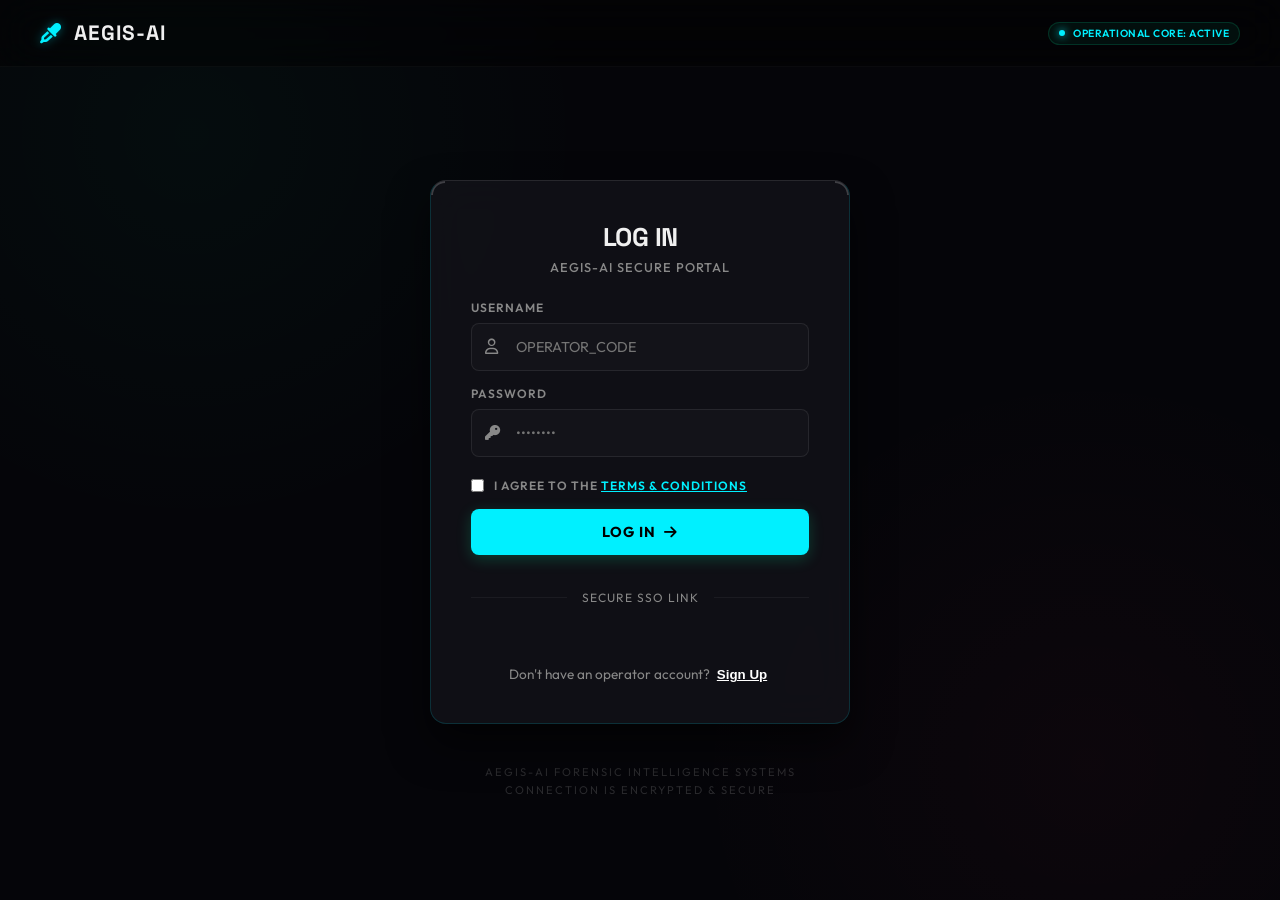
<file: templates/login.html>
<!DOCTYPE html>
<html lang="en">
<head>
    <meta name="csrf-token" content="{{ csrf_token() }}">
    <meta charset="UTF-8">
    <meta name="viewport" content="width=device-width, initial-scale=1.0">
    <title>AEGIS-AI | Authentication</title>
    <link href="https://fonts.googleapis.com/css2?family=Outfit:wght@300;400;500;600;700;800&family=Space+Grotesk:wght@400;500;600;700&display=swap" rel="stylesheet">
    <link rel="stylesheet" href="https://cdnjs.cloudflare.com/ajax/libs/font-awesome/6.4.0/css/all.min.css">
    <script src="https://accounts.google.com/gsi/client" async defer></script>
    <style>
        :root {
            --bg-dark: #050509;
            --bg-panel: rgba(18, 18, 24, 0.65);
            --bg-glass: rgba(18, 18, 24, 0.85);
            --border-glow: rgba(0, 240, 255, 0.15);
            --border-active: #00F0FF;
            --text-main: #f0f0f0;
            --text-muted: #888888;
            --accent: #00F0FF;
            --accent-glow: rgba(0, 240, 255, 0.4);
            --danger: #FF2A55;
            --danger-glow: rgba(255, 42, 85, 0.4);
        }

        * {
            box-sizing: border-box;
            margin: 0;
            padding: 0;
        }

        body {
            background-color: var(--bg-dark);
            background-image: radial-gradient(circle at 15% 50%, rgba(0, 240, 255, 0.05), transparent 25%), radial-gradient(circle at 85% 30%, rgba(0, 255, 136, 0.05), transparent 25%);
            background-attachment: fixed;
            color: var(--text-main);
            font-family: 'Outfit', sans-serif;
            background-image: 
                radial-gradient(circle at 15% 15%, rgba(0, 255, 170, 0.03), transparent 30%),
                radial-gradient(circle at 85% 85%, rgba(255, 51, 102, 0.03), transparent 30%);
            min-height: 100vh;
            display: flex;
            flex-direction: column;
            justify-content: center;
            align-items: center;
            overflow-x: hidden;
            padding: 20px;
        }

        /* Top Header style matching index.html */
        header {
            position: fixed;
            top: 0;
            left: 0;
            right: 0;
            display: flex;
            justify-content: space-between;
            align-items: center;
            padding: 20px 40px;
            border-bottom: 1px solid rgba(255, 255, 255, 0.03);
            background: rgba(0, 0, 0, 0.4);
            backdrop-filter: blur(20px);
            z-index: 100;
        }

        .logo-section {
            display: flex;
            align-items: center;
            gap: 12px;
            font-family: 'Space Grotesk', sans-serif;
            font-size: 1.3rem;
            font-weight: 700;
            letter-spacing: 1px;
        }

        .logo-section i {
            color: var(--accent);
            text-shadow: 0 0 10px var(--accent-glow);
        }

        .status-badge {
            display: flex;
            align-items: center;
            gap: 8px;
            background: rgba(0, 255, 170, 0.05);
            border: 1px solid rgba(0, 255, 170, 0.15);
            font-size: 0.65rem;
            padding: 4px 10px;
            border-radius: 20px;
            text-transform: uppercase;
            letter-spacing: 0.5px;
            color: var(--accent);
            font-weight: 600;
        }

        .status-badge .dot {
            width: 6px;
            height: 6px;
            border-radius: 50%;
            background-color: var(--accent);
            box-shadow: 0 0 8px var(--accent);
            animation: pulse-glow-dot 2s infinite;
        }


        /* Main Form Container */
        .auth-container {
            width: 100%;
            max-width: 420px;
            margin-top: 80px;
            position: relative;
            z-index: 10;
        }

        .glass-panel {
            background: var(--bg-glass);
            backdrop-filter: blur(16px);
            -webkit-backdrop-filter: blur(16px);
            border: 1px solid var(--border-glow);
            border-radius: 16px;
            padding: 40px;
            backdrop-filter: blur(20px);
            box-shadow: 0 20px 40px rgba(0, 0, 0, 0.6);
            display: flex;
            flex-direction: column;
            gap: 25px;
            position: relative;
            overflow: hidden;
            border-top: 1px solid rgba(255, 255, 255, 0.1);
        }

        /* Border corner indicators */
        .glass-panel::before {
            content: '';
            position: absolute;
            top: 0; left: 0; width: 12px; height: 12px;
            border-top: 2px solid rgba(255, 255, 255, 0.2);
            border-left: 2px solid rgba(255, 255, 255, 0.2);
            border-top-left-radius: 16px;
        }
        .glass-panel::after {
            content: '';
            position: absolute;
            top: 0; right: 0; width: 12px; height: 12px;
            border-top: 2px solid rgba(255, 255, 255, 0.2);
            border-right: 2px solid rgba(255, 255, 255, 0.2);
            border-top-right-radius: 16px;
        }

        .panel-header {
            text-align: center;
            display: flex;
            flex-direction: column;
            gap: 6px;
        }

        .panel-header h1 {
            font-family: 'Space Grotesk', sans-serif;
            font-size: 1.6rem;
            font-weight: 700;
            letter-spacing: -0.5px;
            text-transform: uppercase;
        }

        .panel-header p {
            font-size: 0.8rem;
            color: var(--text-muted);
            text-transform: uppercase;
            letter-spacing: 1px;
            font-weight: 500;
        }

        /* Form Inputs */
        .form-group {
            display: flex;
            flex-direction: column;
            gap: 8px;
        }

        .form-group label {
            font-size: 0.75rem;
            font-weight: 600;
            color: var(--text-muted);
            text-transform: uppercase;
            letter-spacing: 1px;
        }

        .input-wrapper {
            position: relative;
            display: flex;
            align-items: center;
        }

        .input-wrapper i {
            position: absolute;
            left: 14px;
            color: var(--text-muted);
            font-size: 0.95rem;
            transition: color 0.3s;
        }

        .input-wrapper input {
            width: 100%;
            padding: 14px 14px 14px 44px;
            background: rgba(255, 255, 255, 0.02);
            border: 1px solid rgba(255, 255, 255, 0.08);
            border-radius: 8px;
            color: #fff;
            font-family: inherit;
            font-size: 0.9rem;
            outline: none;
            transition: all 0.3s;
        }

        .input-wrapper input:focus {
            border-color: var(--accent);
            background: rgba(0, 255, 170, 0.01);
            box-shadow: 0 0 10px rgba(0, 255, 170, 0.1);
        }

        .input-wrapper input:focus + i {
            color: var(--accent);
            text-shadow: 0 0 5px var(--accent-glow);
        }

        /* Error/Status Box */
        .alert-box {
            display: none;
            background: rgba(255, 51, 102, 0.08);
            border: 1px solid rgba(255, 51, 102, 0.3);
            border-radius: 8px;
            padding: 12px;
            font-size: 0.8rem;
            color: var(--danger);
            align-items: center;
            gap: 10px;
        }

        .alert-box i {
            font-size: 1rem;
        }

        /* T&C Checkbox Styling */
        .terms-container {
            display: flex;
            align-items: flex-start;
            gap: 10px;
            cursor: pointer;
            user-select: none;
        }

        .terms-container input[type="checkbox"] {
            margin-top: 3px;
            accent-color: var(--accent);
            cursor: pointer;
        }

        .terms-text {
            font-size: 0.75rem;
            color: var(--text-muted);
            line-height: 1.45;
        }

        .terms-text strong {
            color: var(--text-main);
        }

        /* Buttons */
        .btn-submit {
            width: 100%;
            padding: 14px;
            border-radius: 8px;
            background: var(--accent);
            color: #000;
            border: none;
            font-family: inherit;
            font-weight: 700;
            font-size: 0.9rem;
            cursor: pointer;
            text-transform: uppercase;
            letter-spacing: 1px;
            transition: all 0.3s;
            display: flex;
            align-items: center;
            justify-content: center;
            gap: 8px;
            box-shadow: 0 4px 15px rgba(0, 255, 170, 0.2);
        }

        .btn-submit:hover {
            transform: translateY(-1px);
            box-shadow: 0 6px 20px rgba(0, 255, 170, 0.4);
        }

        .btn-submit:disabled {
            opacity: 0.5;
            cursor: not-allowed;
            transform: none;
            box-shadow: none;
        }

        /* Google button container */
        .google-divider {
            display: flex;
            align-items: center;
            text-align: center;
            color: var(--text-muted);
            font-size: 0.75rem;
            text-transform: uppercase;
            letter-spacing: 1px;
            margin: 10px 0;
        }

        .google-divider::before, .google-divider::after {
            content: '';
            flex: 1;
            border-bottom: 1px solid rgba(255, 255, 255, 0.05);
        }

        .google-divider:not(:empty)::before {
            margin-right: 15px;
        }

        .google-divider:not(:empty)::after {
            margin-left: 15px;
        }

        .google-btn-wrapper {
            display: flex;
            justify-content: center;
            width: 100%;
        }

        /* Toggle Link */
        .switch-mode-text {
            text-align: center;
            font-size: 0.85rem;
            color: var(--text-muted);
        }

        .switch-mode-text button {
            background: none;
            border: none;
            color: #fff;
            font-weight: 700;
            cursor: pointer;
            text-decoration: underline;
            outline: none;
            padding: 0 4px;
        }

        .switch-mode-text button:hover {
            color: var(--accent);
        }

        /* Password guidelines */
        .guidelines {
            display: none;
            flex-direction: column;
            gap: 5px;
            font-size: 0.7rem;
            color: var(--text-muted);
            background: rgba(255, 255, 255, 0.01);
            border: 1px solid rgba(255,255,255,0.03);
            border-radius: 6px;
            padding: 10px;
            margin-top: -5px;
        }

        .guideline-item {
            display: flex;
            align-items: center;
            gap: 6px;
        }

        .guideline-item.valid {
            color: var(--accent);
        }

        .guideline-item i {
            font-size: 0.75rem;
        }

        footer {
            margin-top: 40px;
            font-size: 0.7rem;
            color: rgba(255, 255, 255, 0.15);
            text-transform: uppercase;
            letter-spacing: 2px;
            text-align: center;
            line-height: 1.6;
        }

        /* Animations */
        @keyframes pulse-glow-dot {
            0% { opacity: 0.5; box-shadow: 0 0 0 rgba(0, 255, 170, 0); }
            50% { opacity: 1; box-shadow: 0 0 10px rgba(0, 255, 170, 0.8); }
            100% { opacity: 0.5; box-shadow: 0 0 0 rgba(0, 255, 170, 0); }
        }

        /* Terms Modal styles */
        .modal {
            display: none;
            position: fixed;
            top: 0;
            left: 0;
            right: 0;
            bottom: 0;
            background: rgba(0,0,0,0.85);
            backdrop-filter: blur(10px);
            z-index: 200;
            align-items: center;
            justify-content: center;
            padding: 20px;
        }

        .modal-content {
            background: var(--bg-panel);
            border: 1px solid rgba(255,255,255,0.08);
            max-width: 500px;
            width: 100%;
            border-radius: 12px;
            padding: 25px;
            box-shadow: 0 30px 60px rgba(0,0,0,0.8);
            display: flex;
            flex-direction: column;
            gap: 15px;
            border-top: 1px solid rgba(255, 255, 255, 0.15);
            position: relative;
        }

        .modal-header {
            display: flex;
            justify-content: space-between;
            align-items: center;
            border-bottom: 1px solid rgba(255,255,255,0.05);
            padding-bottom: 10px;
            font-family: 'Space Grotesk', sans-serif;
        }

        .btn-close {
            background: none;
            border: none;
            color: var(--text-muted);
            font-size: 1.2rem;
            cursor: pointer;
            transition: color 0.2s;
        }

        .btn-close:hover {
            color: #fff;
        }

        .modal-body {
            font-size: 0.8rem;
            color: var(--text-muted);
            line-height: 1.55;
            max-height: 300px;
            overflow-y: auto;
            padding-right: 8px;
            display: flex;
            flex-direction: column;
            gap: 12px;
            text-align: left;
        }
        
        .modal-body::-webkit-scrollbar {
            width: 4px;
        }
        
        .modal-body::-webkit-scrollbar-track {
            background: rgba(255,255,255,0.01);
        }
        
        .modal-body::-webkit-scrollbar-thumb {
            background: rgba(255,255,255,0.1);
            border-radius: 2px;
        }

        @media (max-width: 768px) {
            header {
                padding: 12px 16px;
            }
            .logo-section {
                font-size: 1.1rem;
            }
            .status-badge {
                font-size: 0.6rem;
                padding: 3px 8px;
            }
            .glass-panel {
                padding: 25px 20px;
            }
        }
    </style>
</head>
<body>

    <header>
        <div class="logo-section">
            <i class="fa-solid fa-eye-dropper"></i>
            AEGIS-AI
        </div>
        <div class="status-badge">
            <span class="dot"></span>
            Operational core: Active
        </div>
    </header>

    <div class="auth-container">
        <div class="glass-panel">
            <div class="panel-header">
                <h1 id="auth-title">Log In</h1>
                <p id="auth-subtitle">AEGIS-AI Secure Portal</p>
            </div>

            <!-- Error Notification Banner -->
            <div class="alert-box" id="error-banner">
                <i class="fa-solid fa-triangle-exclamation"></i>
                <span id="error-msg">Invalid auth parameters.</span>
            </div>

            <form id="auth-form" onsubmit="handleAuthSubmit(event)">
                <div style="display: flex; flex-direction: column; gap: 15px;">
                    <!-- Username -->
                    <div class="form-group">
                        <label for="username">Username</label>
                        <div class="input-wrapper">
                            <input type="text" id="username" placeholder="OPERATOR_CODE" required minlength="5">
                            <i class="fa-regular fa-user"></i>
                        </div>
                    </div>

                    <!-- Password -->
                    <div class="form-group">
                        <label for="password">Password</label>
                        <div class="input-wrapper">
                            <input type="password" id="password" placeholder="••••••••" required>
                            <i class="fa-solid fa-key"></i>
                        </div>
                    </div>

                    <!-- Signup Password Guidelines -->
                    <div class="guidelines" id="password-guidelines">
                        <div class="guideline-item" id="rule-length"><i class="fa-solid fa-circle-notch"></i> Min 8 characters</div>
                        <div class="guideline-item" id="rule-case"><i class="fa-solid fa-circle-notch"></i> Uppercase & lowercase</div>
                        <div class="guideline-item" id="rule-number"><i class="fa-solid fa-circle-notch"></i> At least one number</div>
                        <div class="guideline-item" id="rule-special"><i class="fa-solid fa-circle-notch"></i> One special character</div>
                    </div>

                    <!-- Terms & Conditions Checkbox -->
                    <div class="form-group" style="margin-top: 5px;">
                        <label class="terms-container">
                            <input type="checkbox" id="terms-checkbox" required style="margin-top: 2px;">
                            <span class="terms-text">
                                I agree to the <a href="#" onclick="openTermsModal(event)" style="color: var(--accent); text-decoration: underline; font-weight: 600;">Terms & Conditions</a>
                            </span>
                        </label>
                    </div>

                    <!-- Submit Button -->
                    <button type="submit" class="btn-submit" id="btn-submit">
                        <span id="btn-text">Log In</span>
                        <i class="fa-solid fa-arrow-right"></i>
                    </button>
                </div>
            </form>

            <div class="google-divider">Secure SSO Link</div>

            <!-- Google OAuth Sign-in Button -->
            <div class="google-btn-wrapper">
                <div id="google-signin-btn"></div>
            </div>

            <!-- Toggle Mode -->
            <div class="switch-mode-text">
                <span id="switch-prompt">Don't have an operator account?</span>
                <button type="button" id="btn-toggle-mode" onclick="toggleAuthMode()">Sign Up</button>
            </div>
        </div>
    </div>

    <footer>
        AEGIS-AI Forensic Intelligence Systems<br>
        Connection is encrypted & secure
    </footer>

    <script>
        // Mode state
        let isLoginMode = true;

        // DOM elements
        const authTitle = document.getElementById('auth-title');
        const authSubtitle = document.getElementById('auth-subtitle');
        const btnSubmit = document.getElementById('btn-submit');
        const btnText = document.getElementById('btn-text');
        const errorBanner = document.getElementById('error-banner');
        const errorMsg = document.getElementById('error-msg');
        const toggleBtn = document.getElementById('btn-toggle-mode');
        const switchPrompt = document.getElementById('switch-prompt');
        const usernameInput = document.getElementById('username');
        const passwordInput = document.getElementById('password');
        const termsCheckbox = document.getElementById('terms-checkbox');
        const passwordGuidelines = document.getElementById('password-guidelines');

        // Signup Guidelines elements
        const ruleLength = document.getElementById('rule-length');
        const ruleCase = document.getElementById('rule-case');
        const ruleNumber = document.getElementById('rule-number');
        const ruleSpecial = document.getElementById('rule-special');

        // Toggle Login / Register
        function toggleAuthMode() {
            isLoginMode = !isLoginMode;
            errorBanner.style.display = 'none';
            
            if (isLoginMode) {
                authTitle.textContent = "Log In";
                authSubtitle.textContent = "AEGIS-AI Secure Portal";
                btnText.textContent = "Log In";
                switchPrompt.textContent = "Don't have an operator account?";
                toggleBtn.textContent = "Sign Up";
                passwordGuidelines.style.display = 'none';
                passwordInput.removeAttribute('pattern');
            } else {
                authTitle.textContent = "Sign Up";
                authSubtitle.textContent = "Create an account";
                btnText.textContent = "Sign Up";
                switchPrompt.textContent = "Already have an operator account?";
                toggleBtn.textContent = "Log In";
                passwordGuidelines.style.display = 'flex';
                // Trigger guidelines check on input
                checkPasswordRules();
            }
        }

        // Live password validation for signup mode
        passwordInput.addEventListener('input', () => {
            if (!isLoginMode) {
                checkPasswordRules();
            }
        });

        function checkPasswordRules() {
            const val = passwordInput.value;
            
            // Length >= 8
            const isLengthValid = val.length >= 8;
            updateRuleUI(ruleLength, isLengthValid);

            // Case check
            const hasUpper = /[A-Z]/.test(val);
            const hasLower = /[a-z]/.test(val);
            const isCaseValid = hasUpper && hasLower;
            updateRuleUI(ruleCase, isCaseValid);

            // Number check
            const isNumberValid = /[0-9]/.test(val);
            updateRuleUI(ruleNumber, isNumberValid);

            // Special char check
            const isSpecialValid = /[!@#$%^&*(),.?":{}|<>]/.test(val);
            updateRuleUI(ruleSpecial, isSpecialValid);
        }

        function updateRuleUI(el, isValid) {
            if (isValid) {
                el.classList.add('valid');
                el.querySelector('i').className = 'fa-solid fa-circle-check';
            } else {
                el.classList.remove('valid');
                el.querySelector('i').className = 'fa-solid fa-circle-notch';
            }
        }

        // Handle standard Form Submit (Login / Signup)
        async function handleAuthSubmit(event) {
            event.preventDefault();
            errorBanner.style.display = 'none';

            const username = usernameInput.value.trim();
            const password = passwordInput.value;

            if (username.length < 5) {
                showError("Username must contain at least 5 character tokens.");
                return;
            }

            if (!termsCheckbox.checked) {
                showError("Identity Verification blocked: You must agree to the Terms & Conditions.");
                return;
            }

            // Client-side signup checks
            if (!isLoginMode) {
                const hasUpper = /[A-Z]/.test(password);
                const hasLower = /[a-z]/.test(password);
                const hasNum = /[0-9]/.test(password);
                const hasSpec = /[!@#$%^&*(),.?":{}|<>]/.test(password);
                if (password.length < 8 || !hasUpper || !hasLower || !hasNum || !hasSpec) {
                    showError("Registry Blocked: Password does not meet all secure complexity parameters.");
                    return;
                }
            }

            btnSubmit.disabled = true;
            btnText.textContent = isLoginMode ? "Authenticating..." : "Registering...";

            const endpoint = isLoginMode ? '/api/login' : '/api/register';

            try {
                const response = await fetch(endpoint, {
                    method: 'POST',
                    headers: {'Content-Type': 'application/json', 'X-CSRFToken': document.querySelector('meta[name="csrf-token"]').content},
                    body: JSON.stringify({ username, password })
                });
                
                const data = await response.json();
                
                if (response.ok && data.success) {
                    // Success redirect
                    window.location.href = '/';
                } else {
                    showError(data.message || "Authentication signature rejected.");
                    btnSubmit.disabled = false;
                    btnText.textContent = isLoginMode ? "Log In" : "Sign Up";
                }
            } catch (error) {
                showError("Network disruption: Failed to reach auth gateway node.");
                btnSubmit.disabled = false;
                btnText.textContent = isLoginMode ? "Log In" : "Sign Up";
            }
        }

        function showError(msg) {
            errorMsg.textContent = msg;
            errorBanner.style.display = 'flex';
            // Scroll to error if small screen
            errorBanner.scrollIntoView({ behavior: 'smooth', block: 'nearest' });
        }

        // Google Authentication Callback
        async function handleCredentialResponse(response) {
            errorBanner.style.display = 'none';
            
            if (!termsCheckbox.checked) {
                showError("Identity Verification blocked: You must agree to the Terms & Conditions before connecting via Google SSO.");
                // Highlight terms container
                termsCheckbox.focus();
                return;
            }

            try {
                const res = await fetch("/api/auth/google", {
                    method: "POST",
                    headers: { "Content-Type": "application/json" , 'X-CSRFToken': document.querySelector('meta[name="csrf-token"]').content},
                    body: JSON.stringify({ 
                        credential: response.credential, 
                        clientId: response.clientId 
                    })
                });
                const data = await res.json();
                
                if (data.success) {
                    window.location.href = "/";
                } else {
                    showError(data.message || "Google Authentication signature rejected.");
                }
            } catch (err) {
                showError("Network disruption: Google Auth validation node unreachable.");
            }
        }

        // Terms Modal actions lazily resolved to avoid element loading order issues
        function openTermsModal(event) {
            if (event) event.preventDefault();
            const modal = document.getElementById('terms-modal');
            if (modal) modal.style.display = 'flex';
        }

        function closeTermsModal() {
            const modal = document.getElementById('terms-modal');
            if (modal) modal.style.display = 'none';
        }

        // Close modal when clicking outside contents container
        window.onclick = function(e) {
            const modal = document.getElementById('terms-modal');
            if (modal && e.target === modal) {
                closeTermsModal();
            }
        }

        // Initialize Google Sign-In Button on Page Load
        window.onload = function () {
            google.accounts.id.initialize({
                client_id: "324506141677-i5110j0ld14iveadefj2qnui4o7eub1t.apps.googleusercontent.com",
                callback: handleCredentialResponse
            });
            google.accounts.id.renderButton(
                document.getElementById("google-signin-btn"),
                { 
                    theme: "filled_black", 
                    size: "large", 
                    type: "standard", 
                    shape: "rectangular", 
                    text: "continue_with",
                    logo_alignment: "left",
                    width: "380px"
                }
            );
        }
    </script>

    <!-- Terms & Conditions Modal Overlay -->
    <div class="modal" id="terms-modal">
        <div class="modal-content">
            <div class="modal-header">
                <h3>Terms & Conditions</h3>
                <button type="button" class="btn-close" onclick="closeTermsModal()"><i class="fa-solid fa-xmark"></i></button>
            </div>
            <div class="modal-body">
                <p>Welcome to AEGIS-AI. By accessing or registering on this platform, you agree to comply with the following policies:</p>
                
                <p><strong>1. Data Privacy & Processing</strong><br>
                We believe in privacy and user safety. All forensic analyses of uploaded images are performed in-memory on our secure host nodes. The image is deleted immediately after the diagnostic report is generated.</p>

                <p><strong>2. Machine Learning & Model Training</strong><br>
                We do not use your images or data for training machine learning models unless you explicitly opt-in to AI Training under the Settings panel of your dashboard.</p>

                <p><strong>3. Account Governance</strong><br>
                Administrators reserve the right to manage and delete operator accounts to protect network security. In the event of deletion, the email on file will be notified with reasons.</p>

                <p><strong>4. Security & Encrypted Traffic</strong><br>
                Your session is protected via Secure SameSite cookies and encrypted tokens. Unauthorized access or abuse is strictly monitored.</p>
            </div>
            <div style="display: flex; justify-content: flex-end; border-top: 1px solid rgba(255,255,255,0.05); padding-top: 15px; margin-top: 5px;">
                <button type="button" class="btn-submit" onclick="closeTermsModal()" style="width: auto; padding: 10px 20px; font-size: 0.8rem;">Acknowledge</button>
            </div>
        </div>
    </div>
</body>
</html>
</file>
